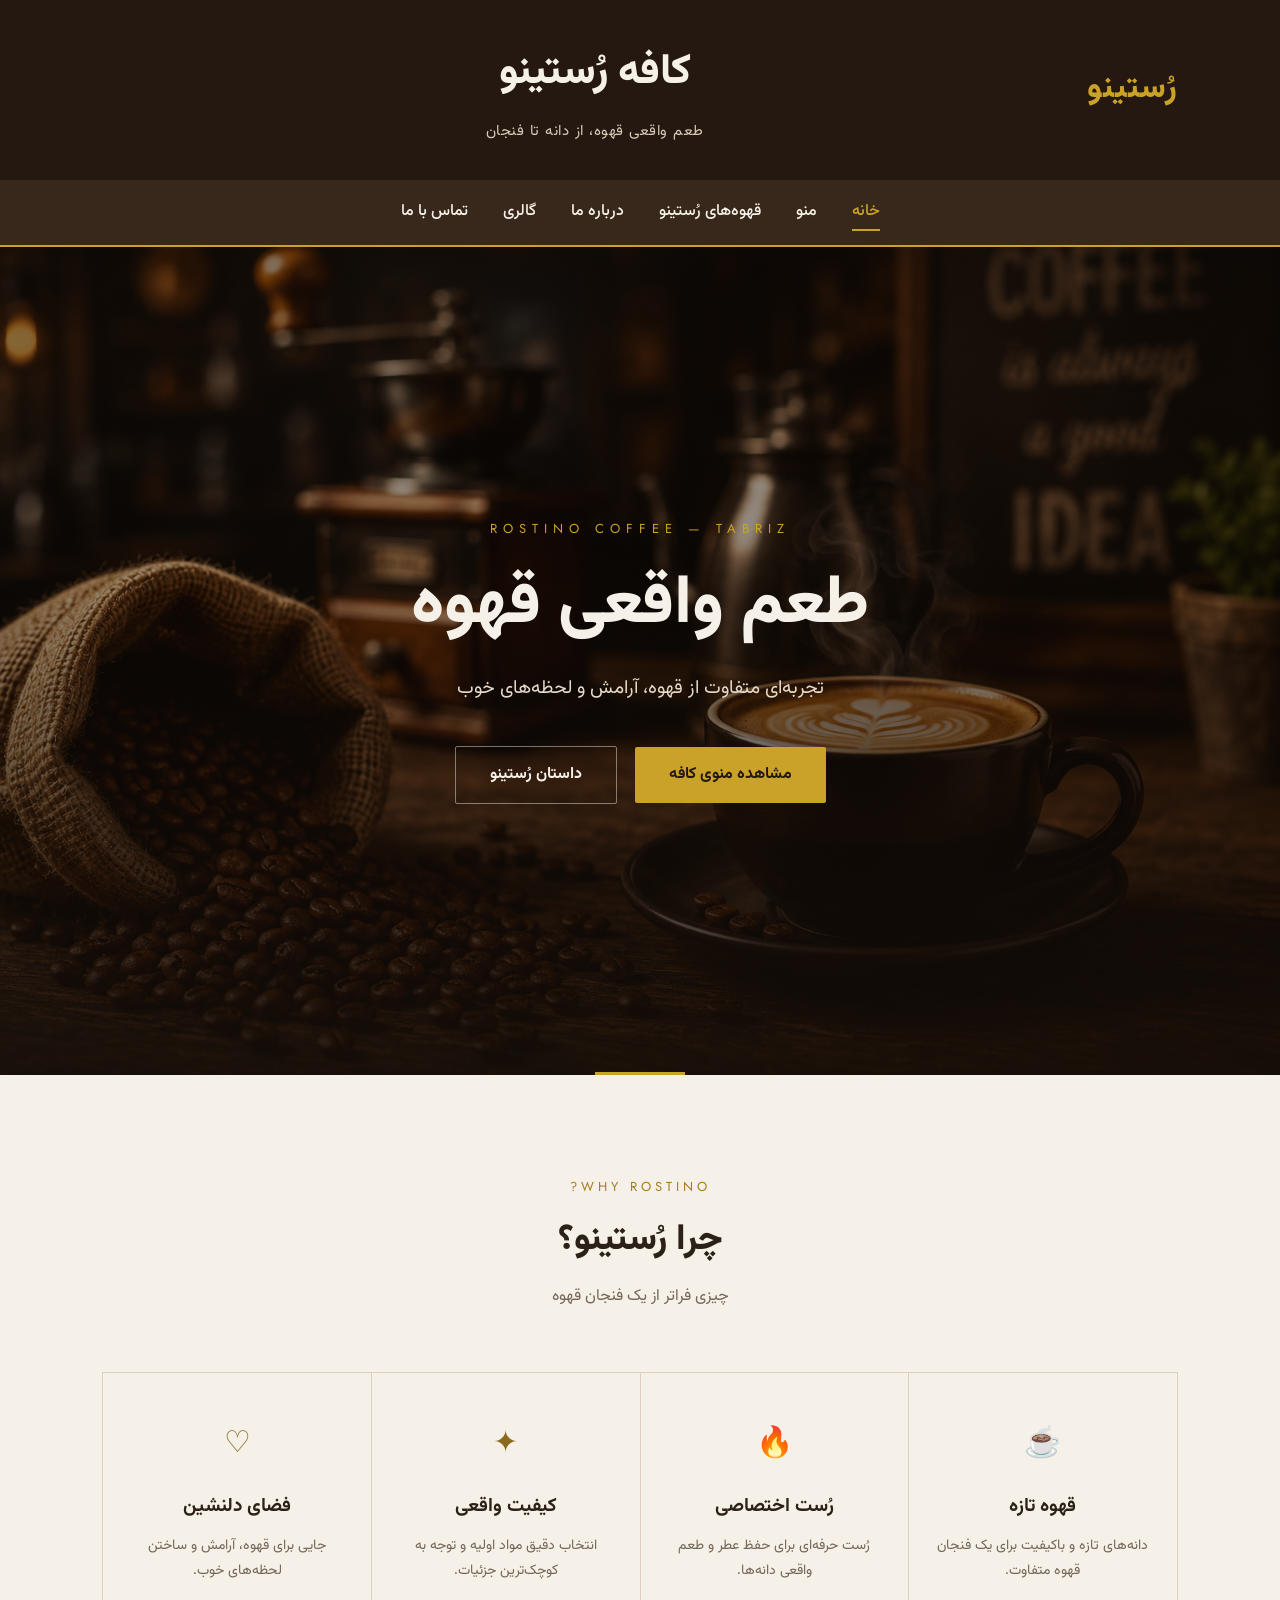
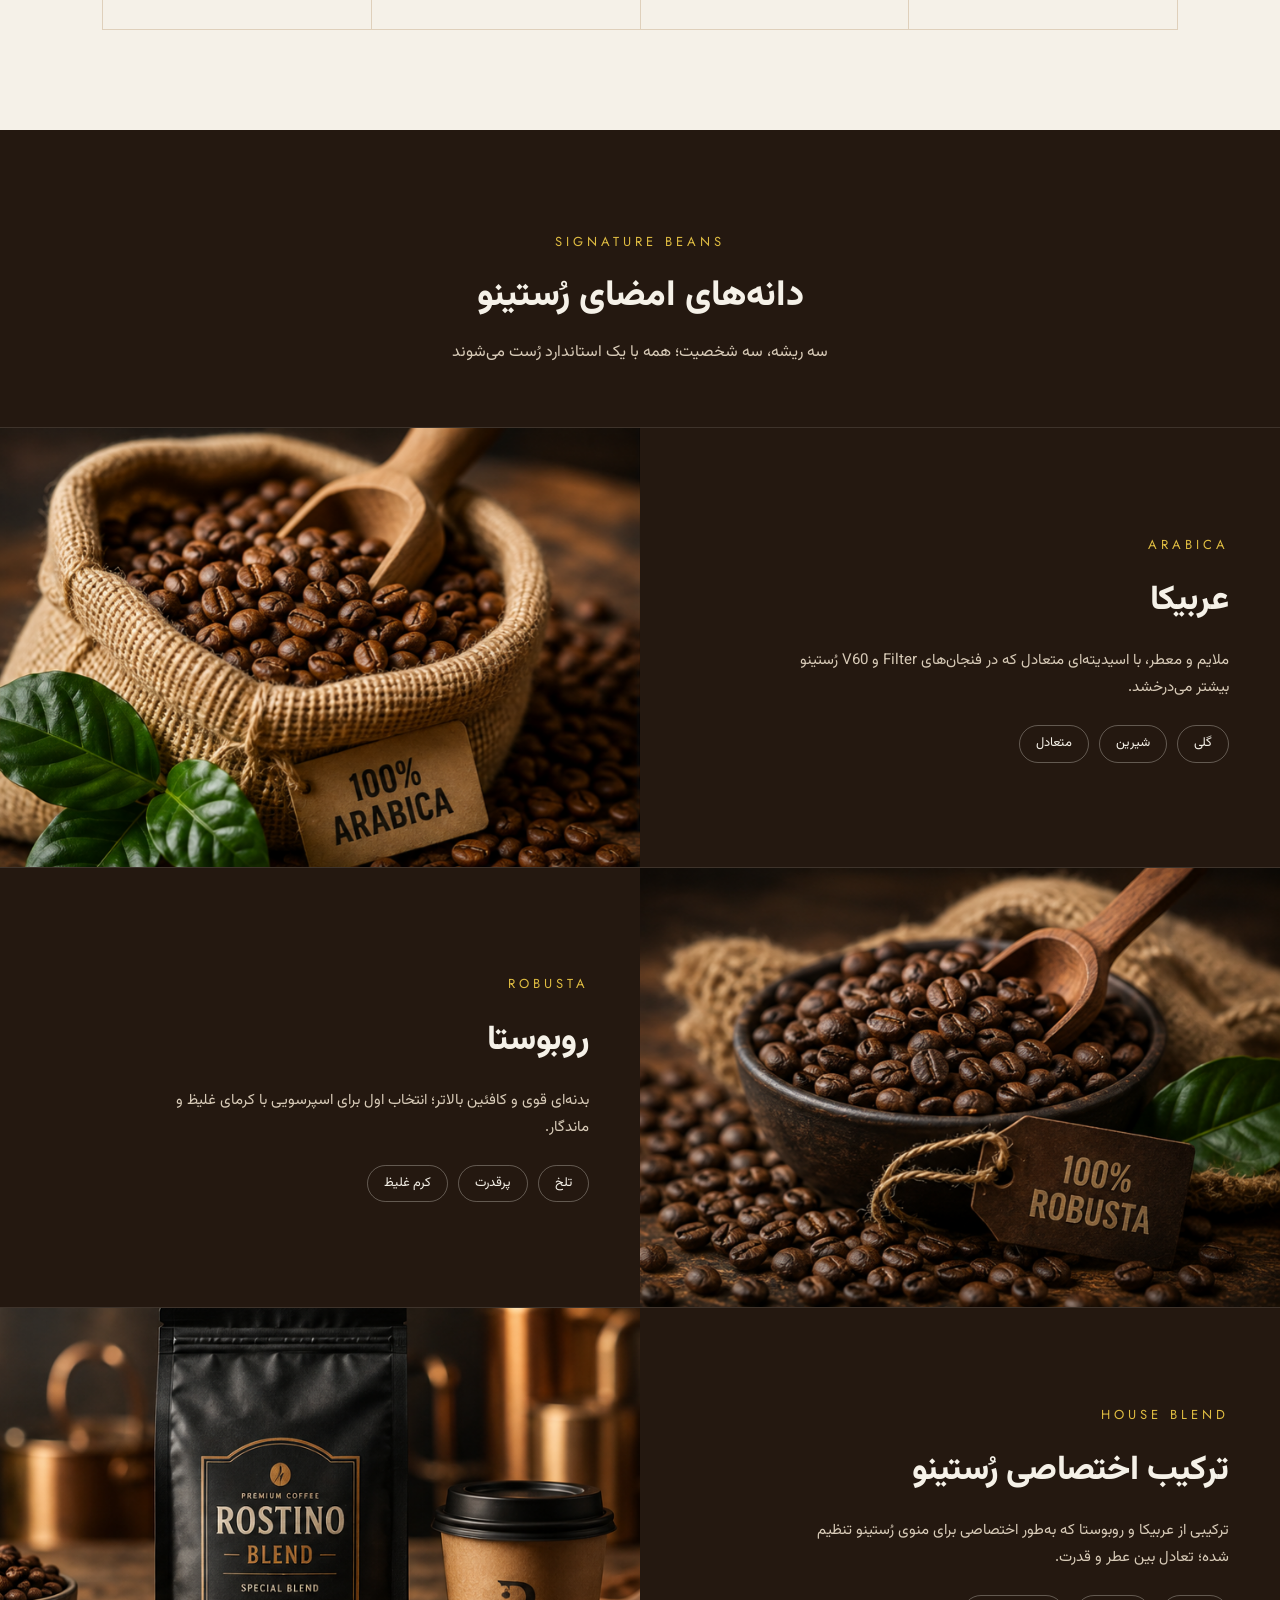
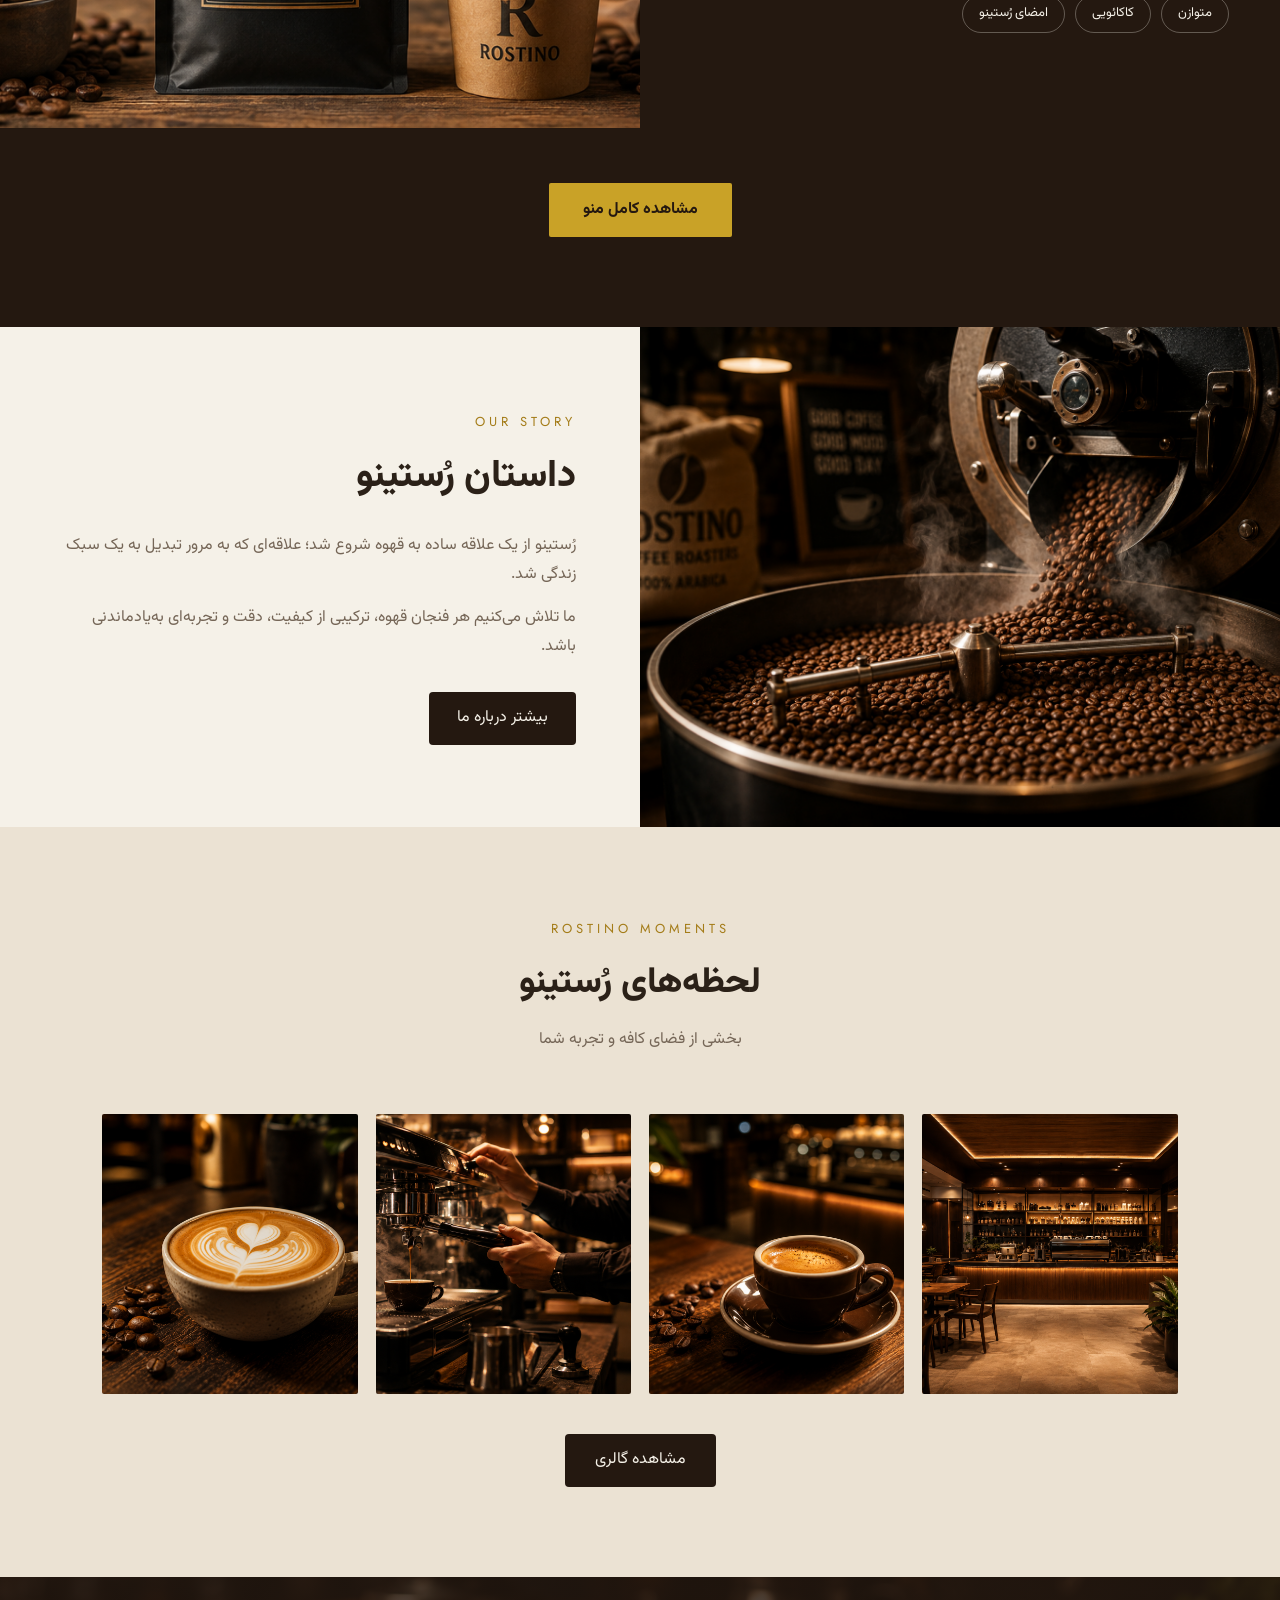
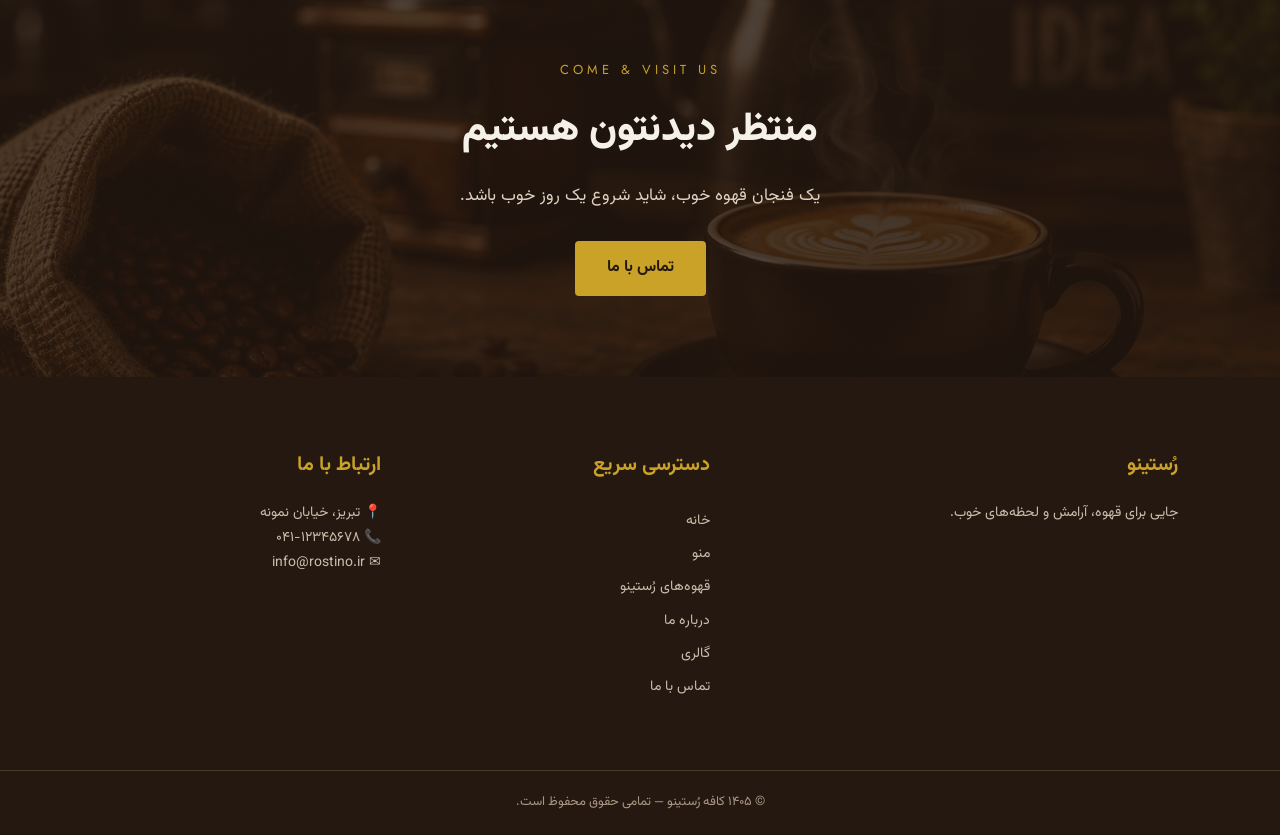
<file: index.html>
<!DOCTYPE html>

<html dir="rtl" lang="fa">
<head>
<meta charset="utf-8"/>
<meta content="width=device-width, initial-scale=1.0" name="viewport"/>
<title>کافه رُستینو | قهوه و آرامش</title>
<link href="./css/style.css" rel="stylesheet"/>
<meta content="#241810" name="theme-color"/>
<meta content="کافه رُستینو؛ طعم واقعی قهوه از دانه تا فنجان در تبریز." name="description"/></head>
<body>
<!-- Header -->
<header>
<div class="logo">
<a href="./index.html">رُستینو</a>
</div>
<div class="header-text">
<h1>کافه رُستینو</h1>
<p>طعم واقعی قهوه، از دانه تا فنجان</p>
</div>
</header>
<!-- Navigation -->
<nav>
<ul>
<li>
<a aria-current="page" href="./index.html">خانه</a>
</li>
<li>
<a href="./menu.html">منو</a>
</li>
<li>
<a href="./coffee.html">قهوه‌های رُستینو</a>
</li>
<li>
<a href="./about.html">درباره ما</a>
</li>
<li>
<a href="./gallery.html">گالری</a>
</li>
<li>
<a href="./contact.html">تماس با ما</a>
</li>
</ul>
</nav>
<!-- Main Content -->
<main>
<!-- Hero -->
<section class="hero">
<div class="hero-content">
<span>ROSTINO COFFEE — TABRIZ</span>
<h2>طعم واقعی قهوه</h2>
<p>
                    تجربه‌ای متفاوت از قهوه، آرامش و لحظه‌های خوب
                </p>
<div class="hero-actions">
<a href="./menu.html">
                    مشاهده منوی کافه
                </a>
<a class="hero-secondary" href="./about.html">
                    داستان رُستینو
                </a>
</div>
</div>
</section>
<!-- Features -->
<section class="features">
<div class="section-title reveal">
<span>WHY ROSTINO?</span>
<h2>چرا رُستینو؟</h2>
<p>
                    چیزی فراتر از یک فنجان قهوه
                </p>
</div>
<div class="features-container reveal">
<article class="feature">
<div class="feature-icon">☕</div>
<h3>قهوه تازه</h3>
<p>
                        دانه‌های تازه و باکیفیت برای یک فنجان قهوه متفاوت.
                    </p>
</article>
<article class="feature">
<div class="feature-icon">🔥</div>
<h3>رُست اختصاصی</h3>
<p>
                        رُست حرفه‌ای برای حفظ عطر و طعم واقعی دانه‌ها.
                    </p>
</article>
<article class="feature">
<div class="feature-icon">✦</div>
<h3>کیفیت واقعی</h3>
<p>
                        انتخاب دقیق مواد اولیه و توجه به کوچک‌ترین جزئیات.
                    </p>
</article>
<article class="feature">
<div class="feature-icon">♡</div>
<h3>فضای دلنشین</h3>
<p>
                        جایی برای قهوه، آرامش و ساختن لحظه‌های خوب.
                    </p>
</article>
</div>
</section>
<!-- Signature Beans -->
<section class="signature-beans">
<div class="section-title reveal">
<span>SIGNATURE BEANS</span>
<h2>دانه‌های امضای رُستینو</h2>
<p>
                    سه ریشه، سه شخصیت؛ همه با یک استاندارد رُست می‌شوند
                </p>
</div>
<div class="bean-row reveal">
<div class="bean-image">
<img alt="دانه قهوه عربیکا" src="./images/coffee/arabica.png"/>
</div>
<div class="bean-info">
<span class="bean-origin">ARABICA</span>
<h3>عربیکا</h3>
<p>
                        ملایم و معطر، با اسیدیته‌ای متعادل که در فنجان‌های Filter و V60 رُستینو بیشتر می‌درخشد.
                    </p>
<div class="bean-notes">
<span>گلی</span>
<span>شیرین</span>
<span>متعادل</span>
</div>
</div>
</div>
<div class="bean-row reveal">
<div class="bean-image">
<img alt="دانه قهوه روبوستا" src="./images/coffee/robusta.png"/>
</div>
<div class="bean-info">
<span class="bean-origin">ROBUSTA</span>
<h3>روبوستا</h3>
<p>
                        بدنه‌ای قوی و کافئین بالاتر؛ انتخاب اول برای اسپرسویی با کرمای غلیظ و ماندگار.
                    </p>
<div class="bean-notes">
<span>تلخ</span>
<span>پرقدرت</span>
<span>کرم غلیظ</span>
</div>
</div>
</div>
<div class="bean-row reveal">
<div class="bean-image">
<img alt="ترکیب اختصاصی قهوه رُستینو" src="./images/coffee/blend.png"/>
</div>
<div class="bean-info">
<span class="bean-origin">HOUSE BLEND</span>
<h3>ترکیب اختصاصی رُستینو</h3>
<p>
                        ترکیبی از عربیکا و روبوستا که به‌طور اختصاصی برای منوی رُستینو تنظیم شده؛ تعادل بین عطر و قدرت.
                    </p>
<div class="bean-notes">
<span>متوازن</span>
<span>کاکائویی</span>
<span>امضای رُستینو</span>
</div>
</div>
</div>
<div class="view-menu-wrap">
<a class="view-menu" href="./menu.html">
                    مشاهده کامل منو
                </a>
</div>
</section>
<!-- About Preview -->
<section class="about-preview">
<div class="about-image reveal">
<img alt="فرآیند رُست قهوه" src="./images/coffee/roasting.jpg"/>
</div>
<div class="about-content reveal">
<span>OUR STORY</span>
<h2>داستان رُستینو</h2>
<p>
                    رُستینو از یک علاقه ساده به قهوه شروع شد؛
                    علاقه‌ای که به مرور تبدیل به یک سبک زندگی شد.
                </p>
<p>
                    ما تلاش می‌کنیم هر فنجان قهوه،
                    ترکیبی از کیفیت، دقت و تجربه‌ای به‌یادماندنی باشد.
                </p>
<a href="./about.html">
                    بیشتر درباره ما
                </a>
</div>
</section>
<!-- Gallery Preview -->
<section class="gallery-preview">
<div class="section-title reveal">
<span>ROSTINO MOMENTS</span>
<h2>لحظه‌های رُستینو</h2>
<p>
                    بخشی از فضای کافه و تجربه شما
                </p>
</div>
<div class="gallery-container reveal">
<a class="gallery-item" data-caption="فضای رُستینو" href="./gallery.html">
<img alt="فضای کافه رُستینو" src="./images/gallery/gallery-1.jpg"/>
</a>
<a class="gallery-item" data-caption="قهوه رُستینو" href="./gallery.html">
<img alt="قهوه در کافه رُستینو" src="./images/gallery/gallery-2.jpg"/>
</a>
<a class="gallery-item" data-caption="محیط داخلی" href="./gallery.html">
<img alt="محیط داخلی کافه" src="./images/gallery/gallery-3.jpg"/>
</a>
<a class="gallery-item" data-caption="تهیه قهوه" href="./gallery.html">
<img alt="تهیه قهوه" src="./images/gallery/gallery-4.jpg"/>
</a>
</div>
<a class="view-gallery" href="./gallery.html">
                مشاهده گالری
            </a>
</section>
<!-- Contact CTA -->
<section class="contact-cta">
<div class="cta-content reveal">
<span>COME &amp; VISIT US</span>
<h2>منتظر دیدنتون هستیم</h2>
<p>
                    یک فنجان قهوه خوب، شاید شروع یک روز خوب باشد.
                </p>
<a href="./contact.html">
                    تماس با ما
                </a>
</div>
</section>
</main>
<!-- Footer -->
<footer>
<div class="footer-container">
<div class="footer-about">
<h3>رُستینو</h3>
<p>
                    جایی برای قهوه، آرامش و لحظه‌های خوب.
                </p>
</div>
<div class="footer-links">
<h3>دسترسی سریع</h3>
<a href="./index.html">خانه</a>
<a href="./menu.html">منو</a>
<a href="./coffee.html">
                    قهوه‌های رُستینو
                </a>
<a href="./about.html">
                    درباره ما
                </a>
<a href="./gallery.html">
                    گالری
                </a>
<a href="./contact.html">
                    تماس با ما
                </a>
</div>
<div class="footer-contact">
<h3>ارتباط با ما</h3>
<p>📍 تبریز، خیابان نمونه</p>
<p>📞 ۰۴۱-۱۲۳۴۵۶۷۸</p>
<p>✉ info@rostino.ir</p>
</div>
</div>
<div class="footer-bottom">
<p>
                © ۱۴۰۵ کافه رُستینو — تمامی حقوق محفوظ است.
            </p>
</div>
</footer>
<script>
(function () {
  // جمع‌شدن هدر هنگام اسکرول به پایین
  const header = document.querySelector('header');
  if (header) {
    const onScroll = function () {
      header.classList.toggle('is-condensed', window.scrollY > 80);
    };
    window.addEventListener('scroll', onScroll, { passive: true });
    onScroll();
  }

  // نمایان‌شدن تدریجی بخش‌ها هنگام رسیدن به دید (اگر کاربر انیمیشن کمتر نخواسته باشد، غیرفعال می‌مونه)
  const revealEls = document.querySelectorAll('.reveal');
  const prefersReducedMotion = window.matchMedia('(prefers-reduced-motion: reduce)').matches;
  if (revealEls.length && !prefersReducedMotion && 'IntersectionObserver' in window) {
    const observer = new IntersectionObserver(function (entries) {
      entries.forEach(function (entry) {
        if (entry.isIntersecting) {
          entry.target.classList.add('is-visible');
          observer.unobserve(entry.target);
        }
      });
    }, { threshold: 0.15 });
    revealEls.forEach(function (el) { observer.observe(el); });
  } else {
    revealEls.forEach(function (el) { el.classList.add('is-visible'); });
  }

  const nav = document.querySelector('nav');
  if (nav) {
    const toggle = document.createElement('button');
    toggle.className = 'menu-toggle';
    toggle.type = 'button';
    toggle.setAttribute('aria-expanded', 'false');
    toggle.setAttribute('aria-controls', 'site-navigation');
    toggle.setAttribute('aria-label', 'باز کردن منو');
    toggle.innerHTML = '<span></span><span></span><span></span>';
    nav.prepend(toggle);
    const list = nav.querySelector('ul');
    if (list) {
      list.id = 'site-navigation';
      toggle.addEventListener('click', function () {
        const open = nav.classList.toggle('nav-open');
        toggle.setAttribute('aria-expanded', String(open));
        toggle.setAttribute('aria-label', open ? 'بستن منو' : 'باز کردن منو');
      });
      list.querySelectorAll('a').forEach(function (link) {
        link.addEventListener('click', function () {
          nav.classList.remove('nav-open');
          toggle.setAttribute('aria-expanded', 'false');
          toggle.setAttribute('aria-label', 'باز کردن منو');
        });
      });
    }
  }

  const galleryItems = document.querySelectorAll('.gallery-photo');
  if (galleryItems.length) {
    const lightbox = document.createElement('div');
    lightbox.className = 'lightbox';
    lightbox.setAttribute('role', 'dialog');
    lightbox.setAttribute('aria-modal', 'true');
    lightbox.setAttribute('aria-label', 'نمایش تصویر');
    lightbox.innerHTML = '<button class="lightbox-close" type="button" aria-label="بستن">×</button><button class="lightbox-prev" type="button" aria-label="تصویر قبلی">‹</button><img class="lightbox-image" alt=""><button class="lightbox-next" type="button" aria-label="تصویر بعدی">›</button>';
    document.body.appendChild(lightbox);
    const image = lightbox.querySelector('.lightbox-image');
    let current = 0;
    let lastFocused = null;
    function show(index) {
      current = (index + galleryItems.length) % galleryItems.length;
      const source = galleryItems[current].querySelector('img');
      image.src = source.currentSrc || source.src;
      image.alt = source.alt || 'تصویر گالری رستینو';
    }
    function open(index) {
      lastFocused = document.activeElement;
      show(index);
      lightbox.classList.add('is-open');
      document.body.classList.add('lightbox-open');
      lightbox.querySelector('.lightbox-close').focus();
    }
    function close() {
      lightbox.classList.remove('is-open');
      document.body.classList.remove('lightbox-open');
      if (lastFocused) lastFocused.focus();
    }
    galleryItems.forEach(function (item, index) {
      item.setAttribute('role', 'button');
      item.setAttribute('tabindex', '0');
      item.addEventListener('click', function (e) { e.preventDefault(); open(index); });
      item.addEventListener('keydown', function (e) { if (e.key === 'Enter' || e.key === ' ') { e.preventDefault(); open(index); } });
    });
    lightbox.querySelector('.lightbox-close').addEventListener('click', close);
    lightbox.querySelector('.lightbox-prev').addEventListener('click', function () { show(current - 1); });
    lightbox.querySelector('.lightbox-next').addEventListener('click', function () { show(current + 1); });
    lightbox.addEventListener('click', function (e) { if (e.target === lightbox) close(); });
    document.addEventListener('keydown', function (e) {
      if (!lightbox.classList.contains('is-open')) return;
      if (e.key === 'Escape') close();
      if (e.key === 'ArrowLeft') show(current + 1);
      if (e.key === 'ArrowRight') show(current - 1);
    });
  }

  const form = document.querySelector('.contact-form form');
  if (form) {
    const status = document.createElement('p');
    status.className = 'form-status';
    status.setAttribute('role', 'status');
    form.appendChild(status);
    form.addEventListener('submit', function (e) {
      e.preventDefault();
      status.textContent = '';
      if (!form.checkValidity()) {
        form.reportValidity();
        return;
      }
      status.textContent = 'پیام شما با موفقیت آماده شد. برای ارسال واقعی، فرم را به سرویس یا بک‌اند خود متصل کنید.';
      status.classList.add('success');
    });
  }
})();
</script></body>
</html>
</file>
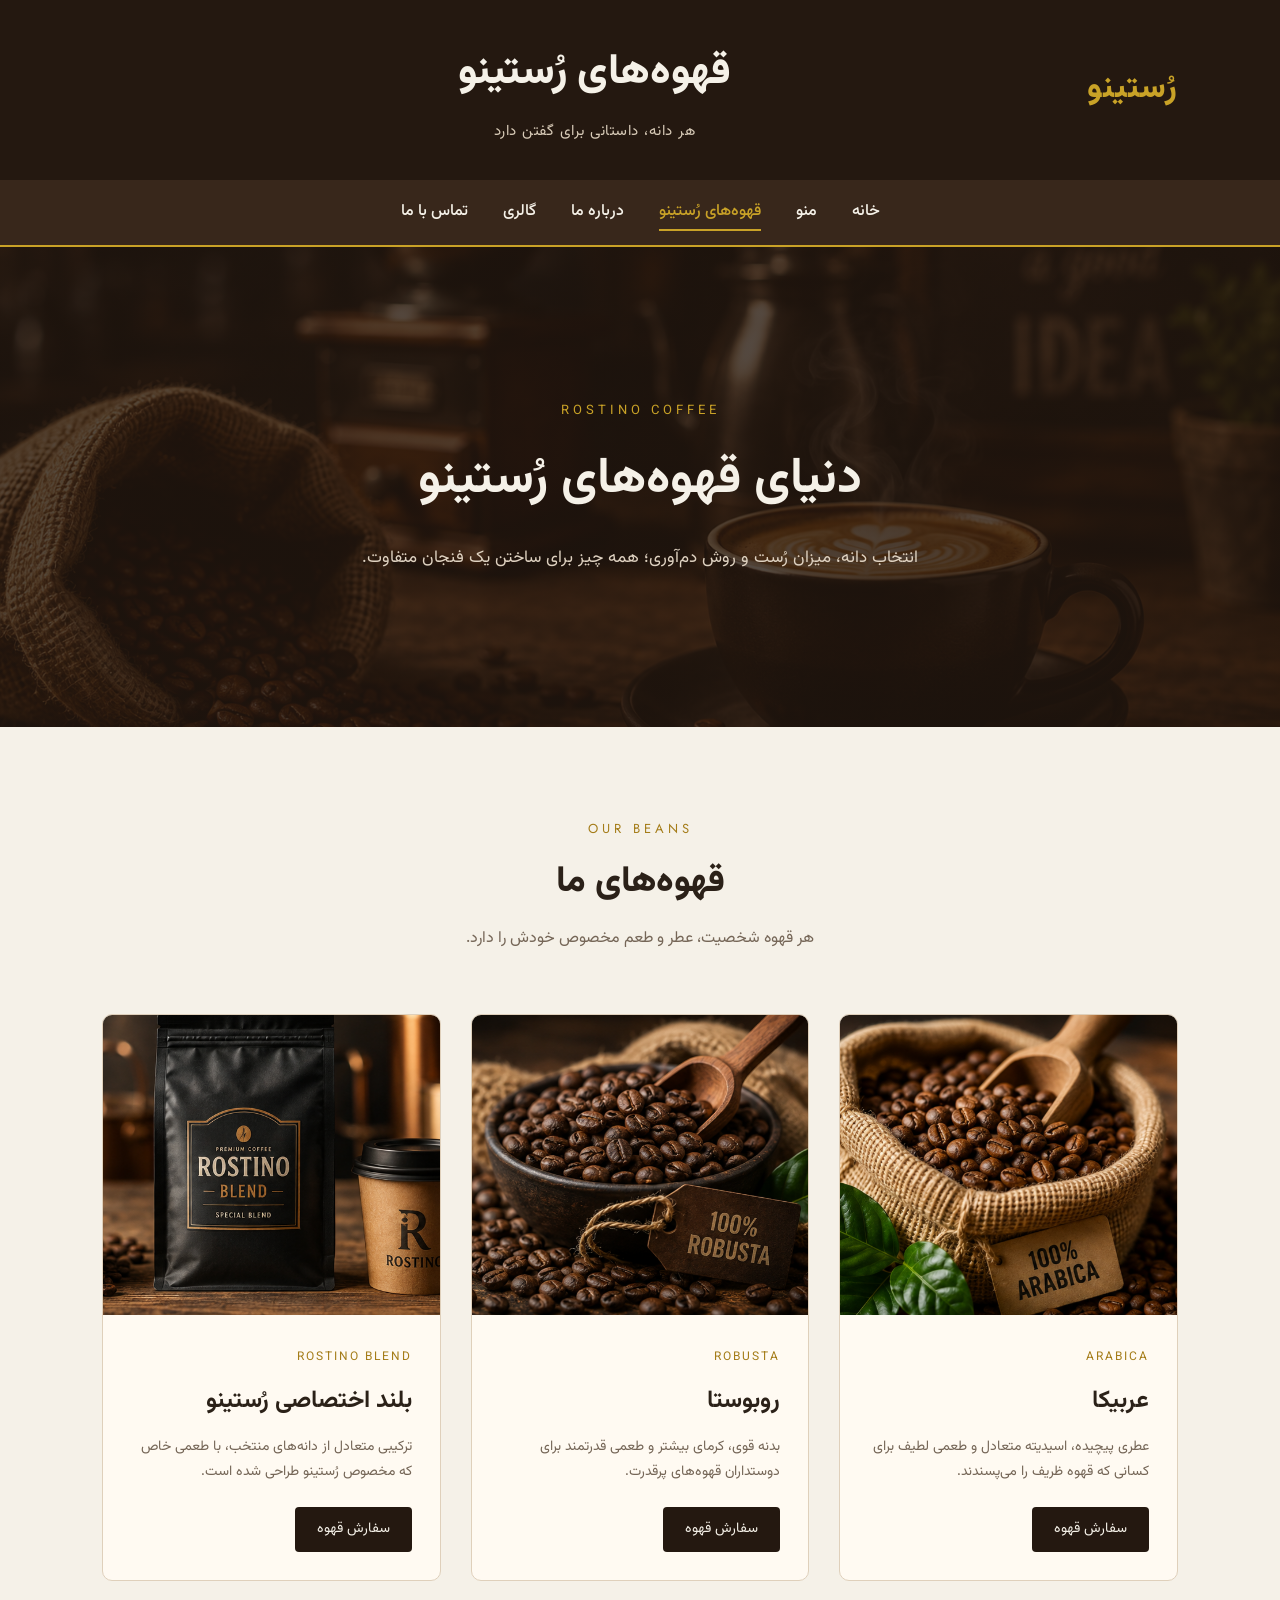
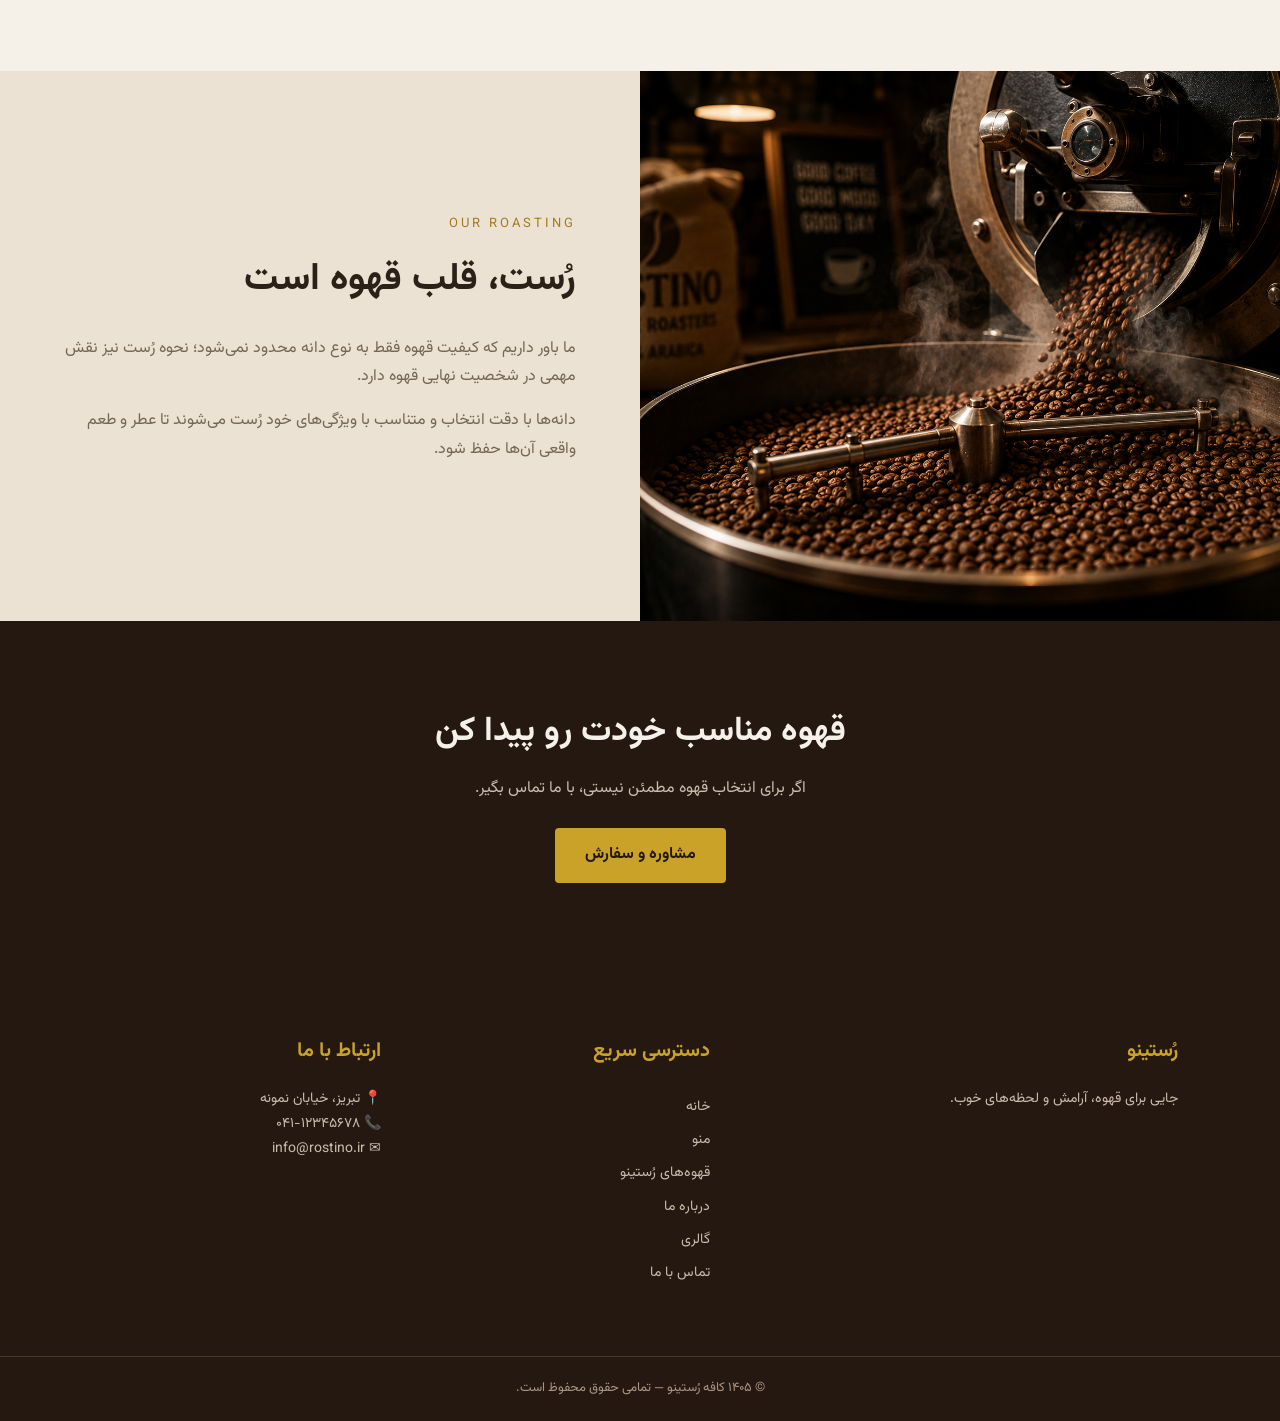
<file: coffee.html>
<!DOCTYPE html>

<html dir="rtl" lang="fa">
<head>
<meta charset="utf-8"/>
<meta content="width=device-width, initial-scale=1.0" name="viewport"/>
<title>قهوه‌های رُستینو</title>
<link href="./css/style.css" rel="stylesheet"/>
<meta content="#241810" name="theme-color"/></head>
<body>
<header>
<div class="logo">
<a href="./index.html">رُستینو</a>
</div>
<div class="header-text">
<h1>قهوه‌های رُستینو</h1>
<p>هر دانه، داستانی برای گفتن دارد</p>
</div>
</header>
<nav>
<ul>
<li><a href="./index.html">خانه</a></li>
<li><a href="./menu.html">منو</a></li>
<li><a aria-current="page" href="./coffee.html">قهوه‌های رُستینو</a></li>
<li><a href="./about.html">درباره ما</a></li>
<li><a href="./gallery.html">گالری</a></li>
<li><a href="./contact.html">تماس با ما</a></li>
</ul>
</nav>
<main>
<section class="coffee-hero">
<div class="coffee-hero-content">
<span>ROSTINO COFFEE</span>
<h2>دنیای قهوه‌های رُستینو</h2>
<p>
                    انتخاب دانه، میزان رُست و روش دم‌آوری؛
                    همه چیز برای ساختن یک فنجان متفاوت.
                </p>
</div>
</section>
<section class="coffee-intro">
<div class="section-title">
<span>OUR BEANS</span>
<h2>قهوه‌های ما</h2>
<p>
                    هر قهوه شخصیت، عطر و طعم مخصوص خودش را دارد.
                </p>
</div>
<div class="coffee-grid">
<article class="coffee-card">
<div class="coffee-card-image">
<img alt="قهوه عربیکا" src="./images/coffee/arabica.png"/>
</div>
<div class="coffee-card-content">
<span>ARABICA</span>
<h3>عربیکا</h3>
<p>
                            عطری پیچیده، اسیدیته متعادل و طعمی لطیف
                            برای کسانی که قهوه ظریف را می‌پسندند.
                        </p>
<a href="./contact.html">
                            سفارش قهوه
                        </a>
</div>
</article>
<article class="coffee-card">
<div class="coffee-card-image">
<img alt="قهوه روبوستا" src="./images/coffee/robusta.png"/>
</div>
<div class="coffee-card-content">
<span>ROBUSTA</span>
<h3>روبوستا</h3>
<p>
                            بدنه قوی، کرمای بیشتر و طعمی قدرتمند
                            برای دوستداران قهوه‌های پرقدرت.
                        </p>
<a href="./contact.html">
                            سفارش قهوه
                        </a>
</div>
</article>
<article class="coffee-card">
<div class="coffee-card-image">
<img alt="بلند اختصاصی رُستینو" src="./images/coffee/blend.png"/>
</div>
<div class="coffee-card-content">
<span>ROSTINO BLEND</span>
<h3>بلند اختصاصی رُستینو</h3>
<p>
                            ترکیبی متعادل از دانه‌های منتخب،
                            با طعمی خاص که مخصوص رُستینو طراحی شده است.
                        </p>
<a href="./contact.html">
                            سفارش قهوه
                        </a>
</div>
</article>
</div>
</section>
<section class="roasting-section">
<div class="roasting-image">
<img alt="رُست کردن دانه‌های قهوه" src="./images/coffee/roasting.jpg"/>
</div>
<div class="roasting-content">
<span>OUR ROASTING</span>
<h2>رُست، قلب قهوه است</h2>
<p>
                    ما باور داریم که کیفیت قهوه فقط به نوع دانه
                    محدود نمی‌شود؛ نحوه رُست نیز نقش مهمی در
                    شخصیت نهایی قهوه دارد.
                </p>
<p>
                    دانه‌ها با دقت انتخاب و متناسب با ویژگی‌های
                    خود رُست می‌شوند تا عطر و طعم واقعی آن‌ها
                    حفظ شود.
                </p>
</div>
</section>
<section class="coffee-cta">
<div>
<h2>قهوه مناسب خودت رو پیدا کن</h2>
<p>
                    اگر برای انتخاب قهوه مطمئن نیستی،
                    با ما تماس بگیر.
                </p>
<a href="./contact.html">
                    مشاوره و سفارش
                </a>
</div>
</section>
</main>
<footer>
<div class="footer-container">
<div class="footer-about">
<h3>رُستینو</h3>
<p>
                    جایی برای قهوه، آرامش و لحظه‌های خوب.
                </p>
</div>
<div class="footer-links">
<h3>دسترسی سریع</h3>
<a href="./index.html">خانه</a>
<a href="./menu.html">منو</a>
<a href="./coffee.html">قهوه‌های رُستینو</a>
<a href="./about.html">درباره ما</a>
<a href="./gallery.html">گالری</a>
<a href="./contact.html">تماس با ما</a>
</div>
<div class="footer-contact">
<h3>ارتباط با ما</h3>
<p>📍 تبریز، خیابان نمونه</p>
<p>📞 ۰۴۱-۱۲۳۴۵۶۷۸</p>
<p>✉ info@rostino.ir</p>
</div>
</div>
<div class="footer-bottom">
<p>
                © ۱۴۰۵ کافه رُستینو — تمامی حقوق محفوظ است.
            </p>
</div>
</footer>
<script>
(function () {
  const nav = document.querySelector('nav');
  if (nav) {
    const toggle = document.createElement('button');
    toggle.className = 'menu-toggle';
    toggle.type = 'button';
    toggle.setAttribute('aria-expanded', 'false');
    toggle.setAttribute('aria-controls', 'site-navigation');
    toggle.setAttribute('aria-label', 'باز کردن منو');
    toggle.innerHTML = '<span></span><span></span><span></span>';
    nav.prepend(toggle);
    const list = nav.querySelector('ul');
    if (list) {
      list.id = 'site-navigation';
      toggle.addEventListener('click', function () {
        const open = nav.classList.toggle('nav-open');
        toggle.setAttribute('aria-expanded', String(open));
        toggle.setAttribute('aria-label', open ? 'بستن منو' : 'باز کردن منو');
      });
      list.querySelectorAll('a').forEach(function (link) {
        link.addEventListener('click', function () {
          nav.classList.remove('nav-open');
          toggle.setAttribute('aria-expanded', 'false');
          toggle.setAttribute('aria-label', 'باز کردن منو');
        });
      });
    }
  }

  const galleryItems = document.querySelectorAll('.gallery-photo');
  if (galleryItems.length) {
    const lightbox = document.createElement('div');
    lightbox.className = 'lightbox';
    lightbox.setAttribute('role', 'dialog');
    lightbox.setAttribute('aria-modal', 'true');
    lightbox.setAttribute('aria-label', 'نمایش تصویر');
    lightbox.innerHTML = '<button class="lightbox-close" type="button" aria-label="بستن">×</button><button class="lightbox-prev" type="button" aria-label="تصویر قبلی">‹</button><img class="lightbox-image" alt=""><button class="lightbox-next" type="button" aria-label="تصویر بعدی">›</button>';
    document.body.appendChild(lightbox);
    const image = lightbox.querySelector('.lightbox-image');
    let current = 0;
    let lastFocused = null;
    function show(index) {
      current = (index + galleryItems.length) % galleryItems.length;
      const source = galleryItems[current].querySelector('img');
      image.src = source.currentSrc || source.src;
      image.alt = source.alt || 'تصویر گالری رستینو';
    }
    function open(index) {
      lastFocused = document.activeElement;
      show(index);
      lightbox.classList.add('is-open');
      document.body.classList.add('lightbox-open');
      lightbox.querySelector('.lightbox-close').focus();
    }
    function close() {
      lightbox.classList.remove('is-open');
      document.body.classList.remove('lightbox-open');
      if (lastFocused) lastFocused.focus();
    }
    galleryItems.forEach(function (item, index) {
      item.setAttribute('role', 'button');
      item.setAttribute('tabindex', '0');
      item.addEventListener('click', function (e) { e.preventDefault(); open(index); });
      item.addEventListener('keydown', function (e) { if (e.key === 'Enter' || e.key === ' ') { e.preventDefault(); open(index); } });
    });
    lightbox.querySelector('.lightbox-close').addEventListener('click', close);
    lightbox.querySelector('.lightbox-prev').addEventListener('click', function () { show(current - 1); });
    lightbox.querySelector('.lightbox-next').addEventListener('click', function () { show(current + 1); });
    lightbox.addEventListener('click', function (e) { if (e.target === lightbox) close(); });
    document.addEventListener('keydown', function (e) {
      if (!lightbox.classList.contains('is-open')) return;
      if (e.key === 'Escape') close();
      if (e.key === 'ArrowLeft') show(current + 1);
      if (e.key === 'ArrowRight') show(current - 1);
    });
  }

  const form = document.querySelector('.contact-form form');
  if (form) {
    const status = document.createElement('p');
    status.className = 'form-status';
    status.setAttribute('role', 'status');
    form.appendChild(status);
    form.addEventListener('submit', function (e) {
      e.preventDefault();
      status.textContent = '';
      if (!form.checkValidity()) {
        form.reportValidity();
        return;
      }
      status.textContent = 'پیام شما با موفقیت آماده شد. برای ارسال واقعی، فرم را به سرویس یا بک‌اند خود متصل کنید.';
      status.classList.add('success');
    });
  }
})();
</script></body>
</html>
</file>
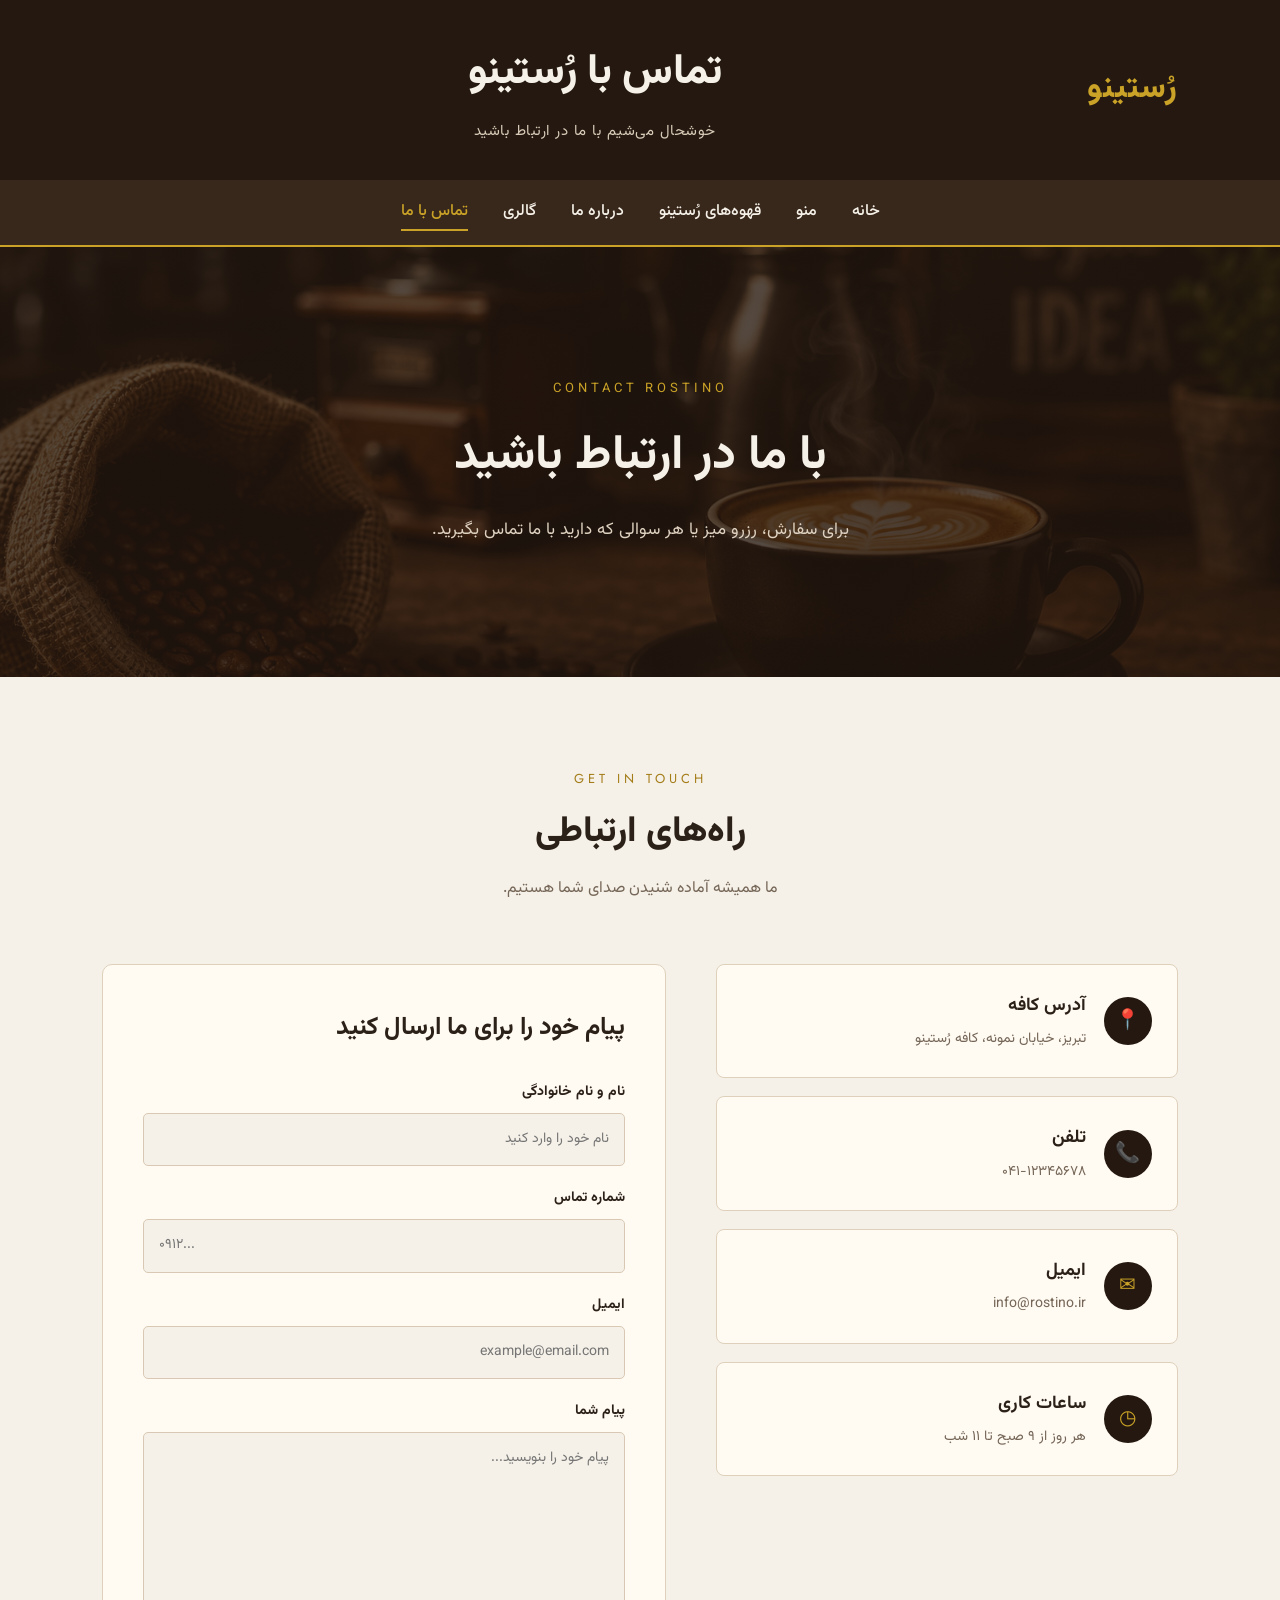
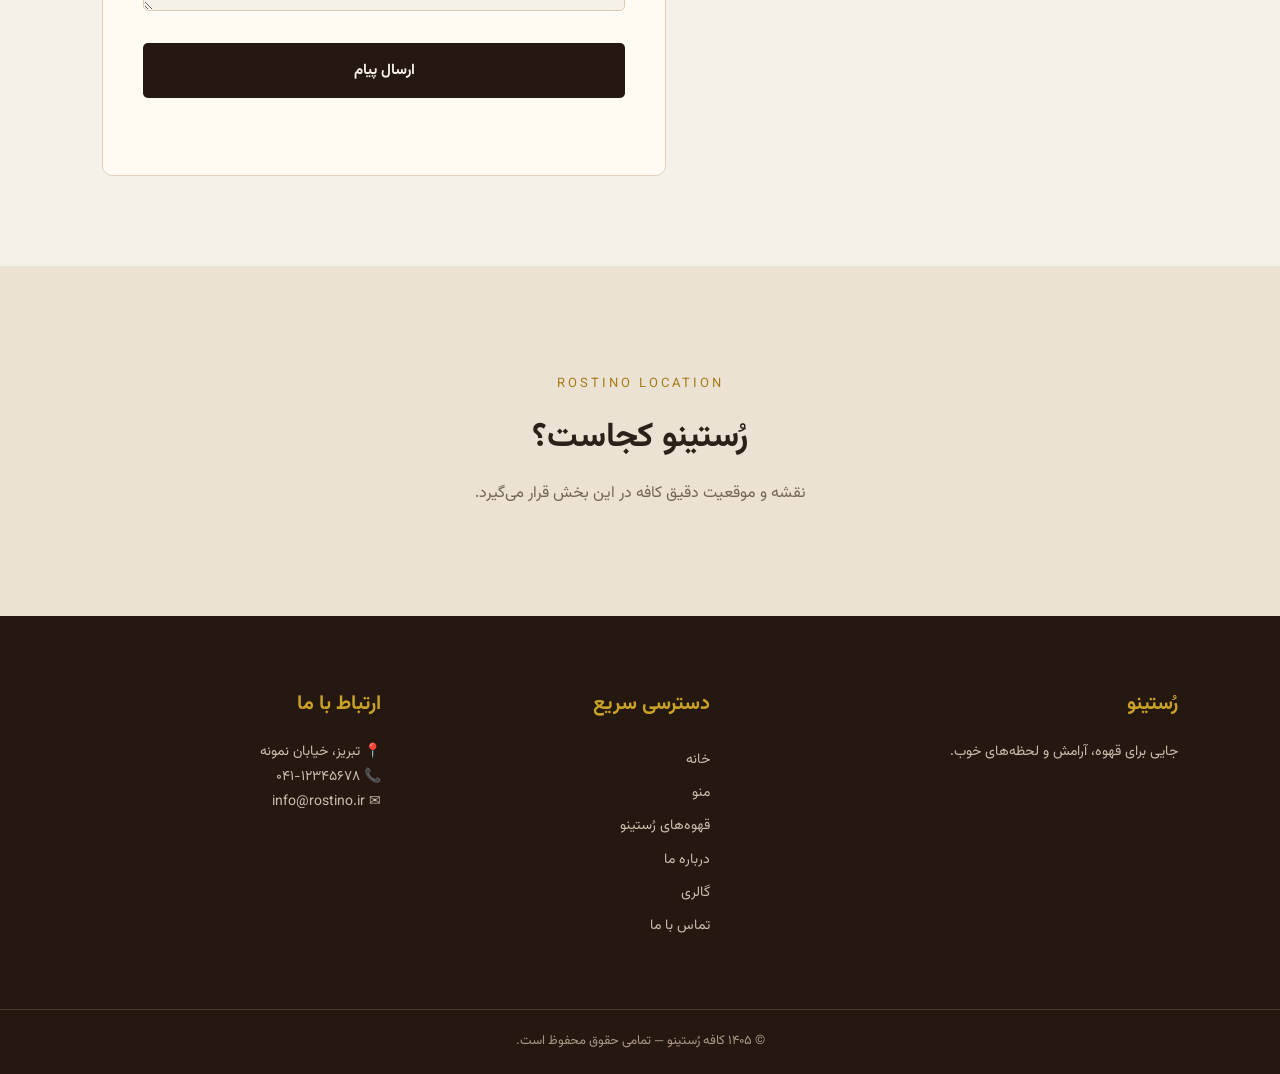
<file: contact.html>
<!DOCTYPE html>

<html dir="rtl" lang="fa">
<head>
<meta charset="utf-8"/>
<meta content="width=device-width, initial-scale=1.0" name="viewport"/>
<title>تماس با رُستینو</title>
<link href="./css/style.css" rel="stylesheet"/>
<meta content="#241810" name="theme-color"/></head>
<body>
<header>
<div class="logo">
<a href="./index.html">رُستینو</a>
</div>
<div class="header-text">
<h1>تماس با رُستینو</h1>
<p>خوشحال می‌شیم با ما در ارتباط باشید</p>
</div>
</header>
<nav>
<ul>
<li><a href="./index.html">خانه</a></li>
<li><a href="./menu.html">منو</a></li>
<li><a href="./coffee.html">قهوه‌های رُستینو</a></li>
<li><a href="./about.html">درباره ما</a></li>
<li><a href="./gallery.html">گالری</a></li>
<li><a aria-current="page" href="./contact.html">تماس با ما</a></li>
</ul>
</nav>
<main>
<section class="contact-hero">
<div class="contact-hero-content">
<span>CONTACT ROSTINO</span>
<h2>با ما در ارتباط باشید</h2>
<p>
                برای سفارش، رزرو میز یا هر سوالی که دارید
                با ما تماس بگیرید.
            </p>
</div>
</section>
<section class="contact-page">
<div class="section-title">
<span>GET IN TOUCH</span>
<h2>راه‌های ارتباطی</h2>
<p>
                ما همیشه آماده شنیدن صدای شما هستیم.
            </p>
</div>
<div class="contact-container">
<div class="contact-info">
<div class="contact-box">
<div class="contact-icon">📍</div>
<div>
<h3>آدرس کافه</h3>
<p>
                            تبریز، خیابان نمونه،
                            کافه رُستینو
                        </p>
</div>
</div>
<div class="contact-box">
<div class="contact-icon">📞</div>
<div>
<h3>تلفن</h3>
<p>
                            ۰۴۱-۱۲۳۴۵۶۷۸
                        </p>
</div>
</div>
<div class="contact-box">
<div class="contact-icon">✉</div>
<div>
<h3>ایمیل</h3>
<p>
                            info@rostino.ir
                        </p>
</div>
</div>
<div class="contact-box">
<div class="contact-icon">◷</div>
<div>
<h3>ساعات کاری</h3>
<p>
                            هر روز از ۹ صبح تا ۱۱ شب
                        </p>
</div>
</div>
</div>
<div class="contact-form">
<h2>پیام خود را برای ما ارسال کنید</h2>
<form novalidate="">
<div class="form-group">
<label for="name">
                            نام و نام خانوادگی
                        </label>
<input id="name" name="name" placeholder="نام خود را وارد کنید" required="" type="text"/>
</div>
<div class="form-group">
<label for="phone">
                            شماره تماس
                        </label>
<input id="phone" name="phone" placeholder="۰۹۱۲..." required="" type="tel"/>
</div>
<div class="form-group">
<label for="email">
                            ایمیل
                        </label>
<input autocomplete="email" id="email" name="email" placeholder="example@email.com" required="" type="email"/>
</div>
<div class="form-group">
<label for="message">
                            پیام شما
                        </label>
<textarea id="message" name="message" placeholder="پیام خود را بنویسید..." required="" rows="6"></textarea>
</div>
<button type="submit">
                        ارسال پیام
                    </button>
</form>
</div>
</div>
</section>
<section class="contact-map">
<div class="map-placeholder">
<span>ROSTINO LOCATION</span>
<h2>رُستینو کجاست؟</h2>
<p>
                نقشه و موقعیت دقیق کافه در این بخش قرار می‌گیرد.
            </p>
</div>
</section>
</main>
<footer>
<div class="footer-container">
<div class="footer-about">
<h3>رُستینو</h3>
<p>
                جایی برای قهوه، آرامش و لحظه‌های خوب.
            </p>
</div>
<div class="footer-links">
<h3>دسترسی سریع</h3>
<a href="./index.html">خانه</a>
<a href="./menu.html">منو</a>
<a href="./coffee.html">قهوه‌های رُستینو</a>
<a href="./about.html">درباره ما</a>
<a href="./gallery.html">گالری</a>
<a href="./contact.html">تماس با ما</a>
</div>
<div class="footer-contact">
<h3>ارتباط با ما</h3>
<p>📍 تبریز، خیابان نمونه</p>
<p>📞 ۰۴۱-۱۲۳۴۵۶۷۸</p>
<p>✉ info@rostino.ir</p>
</div>
</div>
<div class="footer-bottom">
<p>
            © ۱۴۰۵ کافه رُستینو — تمامی حقوق محفوظ است.
        </p>
</div>
</footer>
<script>
(function () {
  const nav = document.querySelector('nav');
  if (nav) {
    const toggle = document.createElement('button');
    toggle.className = 'menu-toggle';
    toggle.type = 'button';
    toggle.setAttribute('aria-expanded', 'false');
    toggle.setAttribute('aria-controls', 'site-navigation');
    toggle.setAttribute('aria-label', 'باز کردن منو');
    toggle.innerHTML = '<span></span><span></span><span></span>';
    nav.prepend(toggle);
    const list = nav.querySelector('ul');
    if (list) {
      list.id = 'site-navigation';
      toggle.addEventListener('click', function () {
        const open = nav.classList.toggle('nav-open');
        toggle.setAttribute('aria-expanded', String(open));
        toggle.setAttribute('aria-label', open ? 'بستن منو' : 'باز کردن منو');
      });
      list.querySelectorAll('a').forEach(function (link) {
        link.addEventListener('click', function () {
          nav.classList.remove('nav-open');
          toggle.setAttribute('aria-expanded', 'false');
          toggle.setAttribute('aria-label', 'باز کردن منو');
        });
      });
    }
  }

  const galleryItems = document.querySelectorAll('.gallery-photo');
  if (galleryItems.length) {
    const lightbox = document.createElement('div');
    lightbox.className = 'lightbox';
    lightbox.setAttribute('role', 'dialog');
    lightbox.setAttribute('aria-modal', 'true');
    lightbox.setAttribute('aria-label', 'نمایش تصویر');
    lightbox.innerHTML = '<button class="lightbox-close" type="button" aria-label="بستن">×</button><button class="lightbox-prev" type="button" aria-label="تصویر قبلی">‹</button><img class="lightbox-image" alt=""><button class="lightbox-next" type="button" aria-label="تصویر بعدی">›</button>';
    document.body.appendChild(lightbox);
    const image = lightbox.querySelector('.lightbox-image');
    let current = 0;
    let lastFocused = null;
    function show(index) {
      current = (index + galleryItems.length) % galleryItems.length;
      const source = galleryItems[current].querySelector('img');
      image.src = source.currentSrc || source.src;
      image.alt = source.alt || 'تصویر گالری رستینو';
    }
    function open(index) {
      lastFocused = document.activeElement;
      show(index);
      lightbox.classList.add('is-open');
      document.body.classList.add('lightbox-open');
      lightbox.querySelector('.lightbox-close').focus();
    }
    function close() {
      lightbox.classList.remove('is-open');
      document.body.classList.remove('lightbox-open');
      if (lastFocused) lastFocused.focus();
    }
    galleryItems.forEach(function (item, index) {
      item.setAttribute('role', 'button');
      item.setAttribute('tabindex', '0');
      item.addEventListener('click', function (e) { e.preventDefault(); open(index); });
      item.addEventListener('keydown', function (e) { if (e.key === 'Enter' || e.key === ' ') { e.preventDefault(); open(index); } });
    });
    lightbox.querySelector('.lightbox-close').addEventListener('click', close);
    lightbox.querySelector('.lightbox-prev').addEventListener('click', function () { show(current - 1); });
    lightbox.querySelector('.lightbox-next').addEventListener('click', function () { show(current + 1); });
    lightbox.addEventListener('click', function (e) { if (e.target === lightbox) close(); });
    document.addEventListener('keydown', function (e) {
      if (!lightbox.classList.contains('is-open')) return;
      if (e.key === 'Escape') close();
      if (e.key === 'ArrowLeft') show(current + 1);
      if (e.key === 'ArrowRight') show(current - 1);
    });
  }

  const form = document.querySelector('.contact-form form');
  if (form) {
    const status = document.createElement('p');
    status.className = 'form-status';
    status.setAttribute('role', 'status');
    form.appendChild(status);
    form.addEventListener('submit', function (e) {
      e.preventDefault();
      status.textContent = '';
      if (!form.checkValidity()) {
        form.reportValidity();
        return;
      }
      status.textContent = 'پیام شما با موفقیت آماده شد. برای ارسال واقعی، فرم را به سرویس یا بک‌اند خود متصل کنید.';
      status.classList.add('success');
    });
  }
})();
</script></body>
</html>
</file>
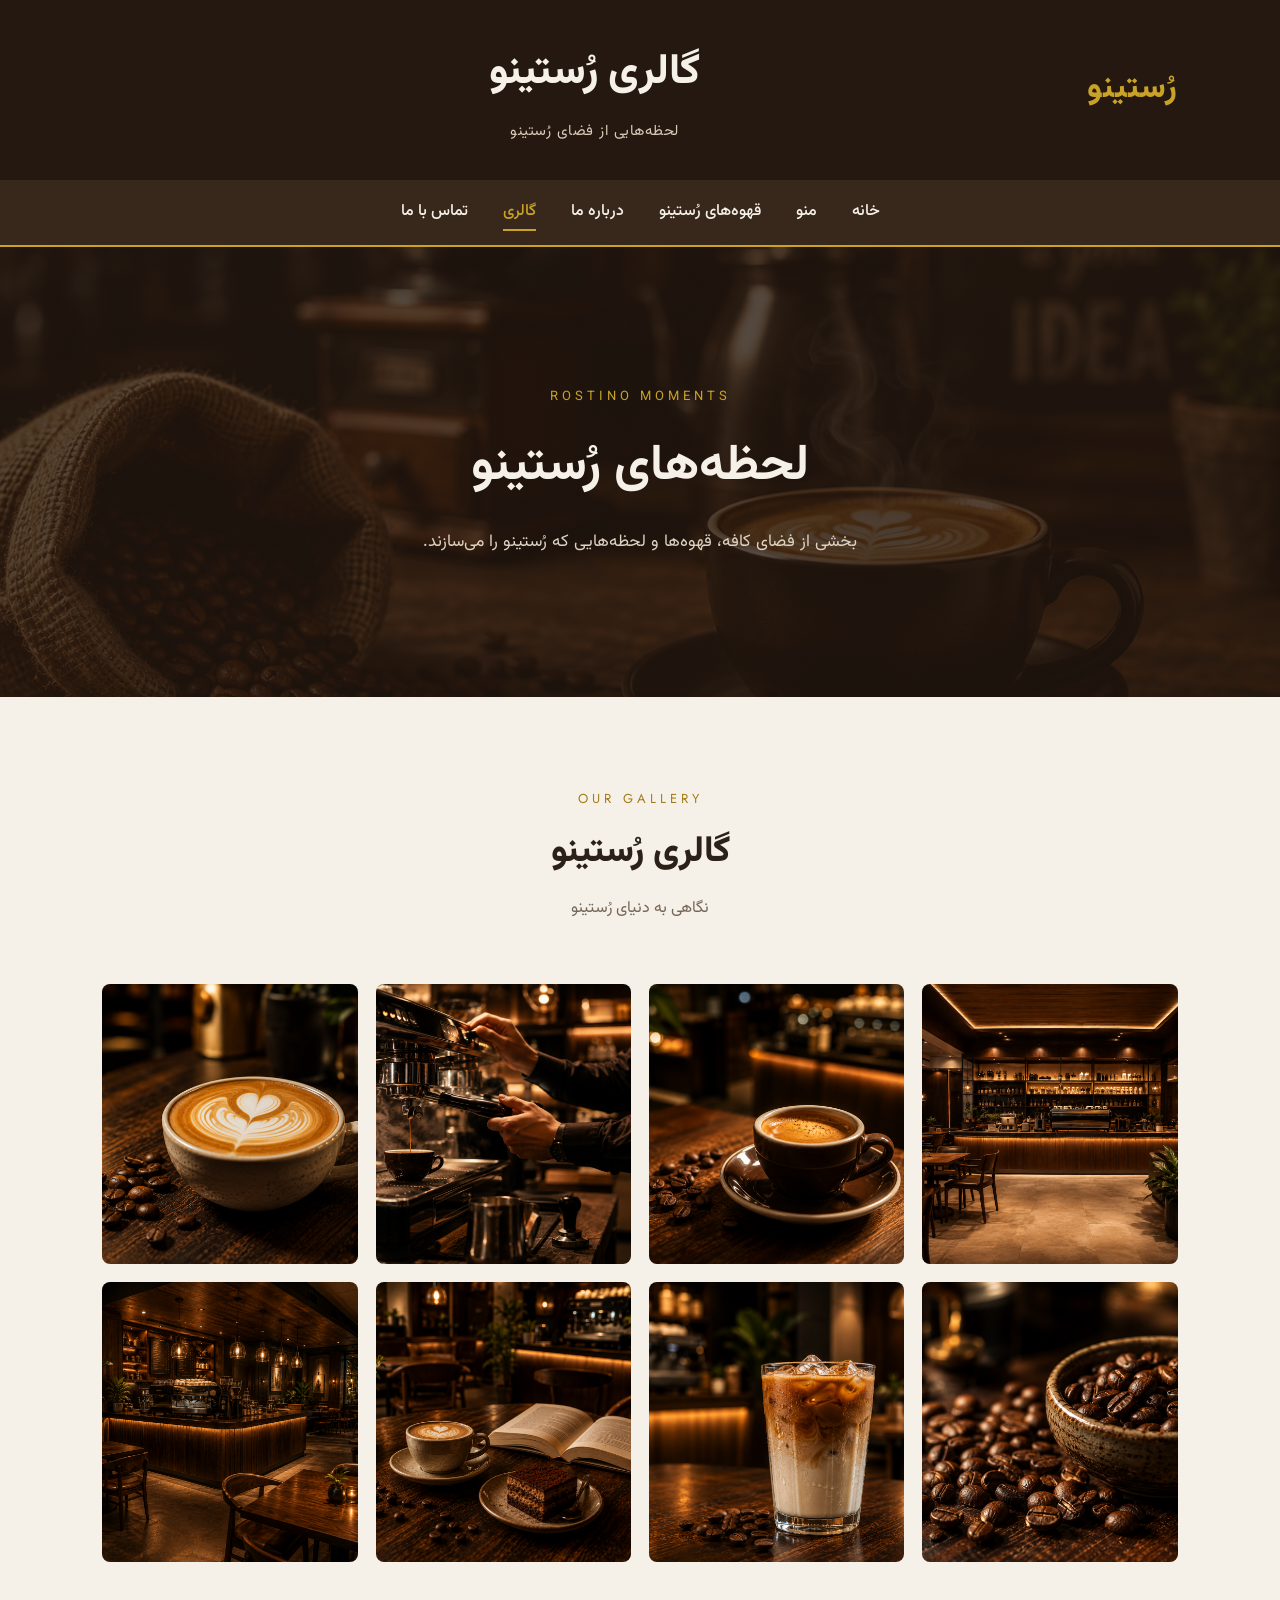
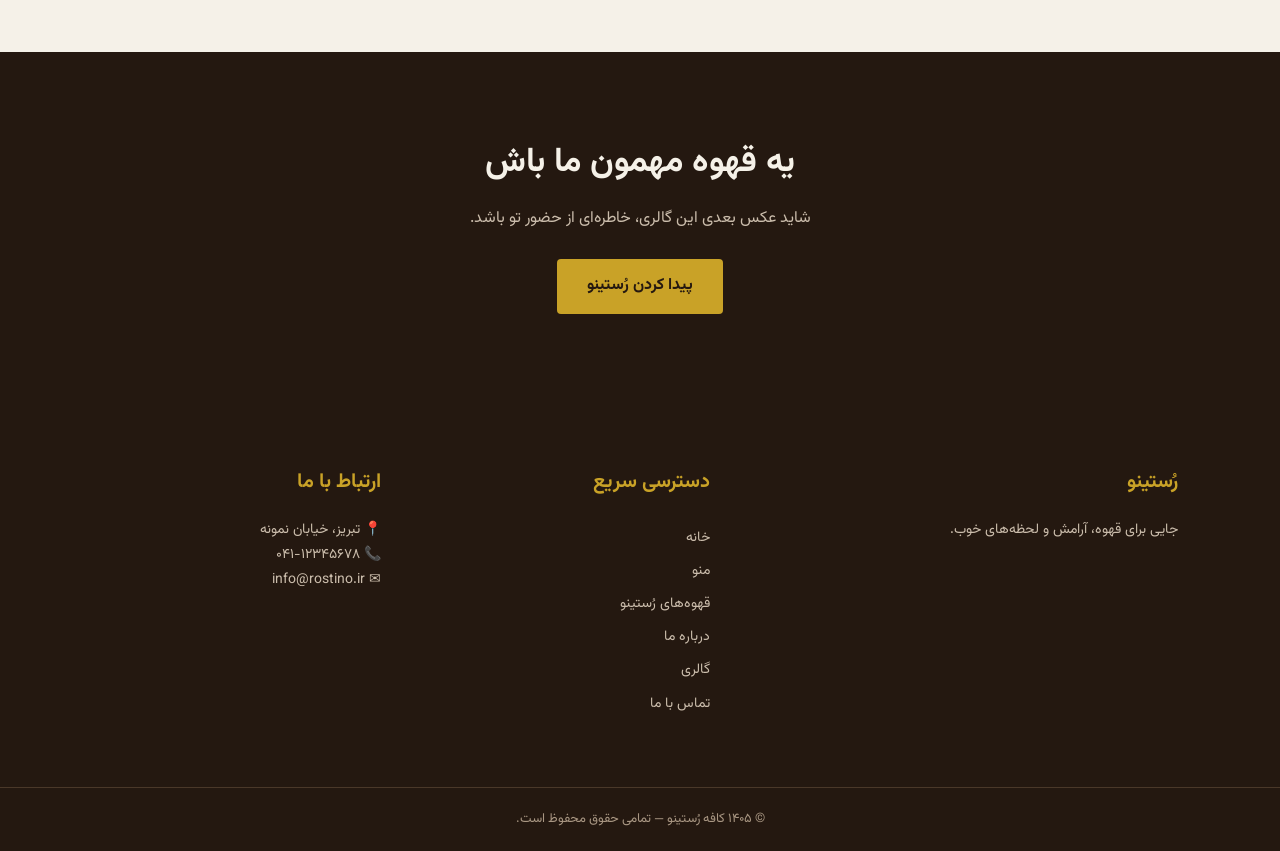
<file: gallery.html>
<!DOCTYPE html>

<html dir="rtl" lang="fa">
<head>
<meta charset="utf-8"/>
<meta content="width=device-width, initial-scale=1.0" name="viewport"/>
<title>گالری رُستینو</title>
<link href="./css/style.css" rel="stylesheet"/>
<meta content="#241810" name="theme-color"/></head>
<body>
<header>
<div class="logo">
<a href="./index.html">رُستینو</a>
</div>
<div class="header-text">
<h1>گالری رُستینو</h1>
<p>لحظه‌هایی از فضای رُستینو</p>
</div>
</header>
<nav>
<ul>
<li><a href="./index.html">خانه</a></li>
<li><a href="./menu.html">منو</a></li>
<li><a href="./coffee.html">قهوه‌های رُستینو</a></li>
<li><a href="./about.html">درباره ما</a></li>
<li><a aria-current="page" href="./gallery.html">گالری</a></li>
<li><a href="./contact.html">تماس با ما</a></li>
</ul>
</nav>
<main>
<section class="gallery-hero">
<div class="gallery-hero-content">
<span>ROSTINO MOMENTS</span>
<h2>لحظه‌های رُستینو</h2>
<p>
                بخشی از فضای کافه، قهوه‌ها و لحظه‌هایی که
                رُستینو را می‌سازند.
            </p>
</div>
</section>
<section class="gallery-page">
<div class="section-title">
<span>OUR GALLERY</span>
<h2>گالری رُستینو</h2>
<p>
                نگاهی به دنیای رُستینو
            </p>
</div>
<div class="gallery-grid">
<a class="gallery-photo" href="#">
<img alt="فضای داخلی کافه رُستینو" src="./images/gallery/gallery-1.jpg"/>
</a>
<a class="gallery-photo" href="#">
<img alt="فنجان قهوه در رُستینو" src="./images/gallery/gallery-2.jpg"/>
</a>
<a class="gallery-photo" href="#">
<img alt="فضای کافه" src="./images/gallery/gallery-3.jpg"/>
</a>
<a class="gallery-photo" href="#">
<img alt="تهیه قهوه" src="./images/gallery/gallery-4.jpg"/>
</a>
<a class="gallery-photo" href="#">
<img alt="دانه‌های قهوه" src="./images/gallery/gallery-5.jpg"/>
</a>
<a class="gallery-photo" href="#">
<img alt="نوشیدنی رُستینو" src="./images/gallery/gallery-6.jpg"/>
</a>
<a class="gallery-photo" href="#">
<img alt="میز کافه رُستینو" src="./images/gallery/gallery-7.jpg"/>
</a>
<a class="gallery-photo" href="#">
<img alt="لحظه‌ای از کافه" src="./images/gallery/gallery-8.jpg"/>
</a>
</div>
</section>
<section class="gallery-cta">
<div>
<h2>یه قهوه مهمون ما باش</h2>
<p>
                شاید عکس بعدی این گالری، خاطره‌ای از حضور تو باشد.
            </p>
<a href="./contact.html">
                پیدا کردن رُستینو
            </a>
</div>
</section>
</main>
<footer>
<div class="footer-container">
<div class="footer-about">
<h3>رُستینو</h3>
<p>
                جایی برای قهوه، آرامش و لحظه‌های خوب.
            </p>
</div>
<div class="footer-links">
<h3>دسترسی سریع</h3>
<a href="./index.html">خانه</a>
<a href="./menu.html">منو</a>
<a href="./coffee.html">قهوه‌های رُستینو</a>
<a href="./about.html">درباره ما</a>
<a href="./gallery.html">گالری</a>
<a href="./contact.html">تماس با ما</a>
</div>
<div class="footer-contact">
<h3>ارتباط با ما</h3>
<p>📍 تبریز، خیابان نمونه</p>
<p>📞 ۰۴۱-۱۲۳۴۵۶۷۸</p>
<p>✉ info@rostino.ir</p>
</div>
</div>
<div class="footer-bottom">
<p>
            © ۱۴۰۵ کافه رُستینو — تمامی حقوق محفوظ است.
        </p>
</div>
</footer>
<script>
(function () {
  const nav = document.querySelector('nav');
  if (nav) {
    const toggle = document.createElement('button');
    toggle.className = 'menu-toggle';
    toggle.type = 'button';
    toggle.setAttribute('aria-expanded', 'false');
    toggle.setAttribute('aria-controls', 'site-navigation');
    toggle.setAttribute('aria-label', 'باز کردن منو');
    toggle.innerHTML = '<span></span><span></span><span></span>';
    nav.prepend(toggle);
    const list = nav.querySelector('ul');
    if (list) {
      list.id = 'site-navigation';
      toggle.addEventListener('click', function () {
        const open = nav.classList.toggle('nav-open');
        toggle.setAttribute('aria-expanded', String(open));
        toggle.setAttribute('aria-label', open ? 'بستن منو' : 'باز کردن منو');
      });
      list.querySelectorAll('a').forEach(function (link) {
        link.addEventListener('click', function () {
          nav.classList.remove('nav-open');
          toggle.setAttribute('aria-expanded', 'false');
          toggle.setAttribute('aria-label', 'باز کردن منو');
        });
      });
    }
  }

  const galleryItems = document.querySelectorAll('.gallery-photo');
  if (galleryItems.length) {
    const lightbox = document.createElement('div');
    lightbox.className = 'lightbox';
    lightbox.setAttribute('role', 'dialog');
    lightbox.setAttribute('aria-modal', 'true');
    lightbox.setAttribute('aria-label', 'نمایش تصویر');
    lightbox.innerHTML = '<button class="lightbox-close" type="button" aria-label="بستن">×</button><button class="lightbox-prev" type="button" aria-label="تصویر قبلی">‹</button><img class="lightbox-image" alt=""><button class="lightbox-next" type="button" aria-label="تصویر بعدی">›</button>';
    document.body.appendChild(lightbox);
    const image = lightbox.querySelector('.lightbox-image');
    let current = 0;
    let lastFocused = null;
    function show(index) {
      current = (index + galleryItems.length) % galleryItems.length;
      const source = galleryItems[current].querySelector('img');
      image.src = source.currentSrc || source.src;
      image.alt = source.alt || 'تصویر گالری رستینو';
    }
    function open(index) {
      lastFocused = document.activeElement;
      show(index);
      lightbox.classList.add('is-open');
      document.body.classList.add('lightbox-open');
      lightbox.querySelector('.lightbox-close').focus();
    }
    function close() {
      lightbox.classList.remove('is-open');
      document.body.classList.remove('lightbox-open');
      if (lastFocused) lastFocused.focus();
    }
    galleryItems.forEach(function (item, index) {
      item.setAttribute('role', 'button');
      item.setAttribute('tabindex', '0');
      item.addEventListener('click', function (e) { e.preventDefault(); open(index); });
      item.addEventListener('keydown', function (e) { if (e.key === 'Enter' || e.key === ' ') { e.preventDefault(); open(index); } });
    });
    lightbox.querySelector('.lightbox-close').addEventListener('click', close);
    lightbox.querySelector('.lightbox-prev').addEventListener('click', function () { show(current - 1); });
    lightbox.querySelector('.lightbox-next').addEventListener('click', function () { show(current + 1); });
    lightbox.addEventListener('click', function (e) { if (e.target === lightbox) close(); });
    document.addEventListener('keydown', function (e) {
      if (!lightbox.classList.contains('is-open')) return;
      if (e.key === 'Escape') close();
      if (e.key === 'ArrowLeft') show(current + 1);
      if (e.key === 'ArrowRight') show(current - 1);
    });
  }

  const form = document.querySelector('.contact-form form');
  if (form) {
    const status = document.createElement('p');
    status.className = 'form-status';
    status.setAttribute('role', 'status');
    form.appendChild(status);
    form.addEventListener('submit', function (e) {
      e.preventDefault();
      status.textContent = '';
      if (!form.checkValidity()) {
        form.reportValidity();
        return;
      }
      status.textContent = 'پیام شما با موفقیت آماده شد. برای ارسال واقعی، فرم را به سرویس یا بک‌اند خود متصل کنید.';
      status.classList.add('success');
    });
  }
})();
</script></body>
</html>
</file>
<file: css/style.css>
/* =========================
   Fonts
   Vazirmatn: فونت فارسی برای عنوان و متن
   Jost: فونت لاتین باریک برای eyebrow ها (WHY ROSTINO, OUR STORY...)
========================= */

@import url("https://fonts.googleapis.com/css2?family=Vazirmatn:wght@400;500;600;700;800;900&family=Jost:wght@400;500;600&display=swap");

/* =========================
   Reset
========================= */

* {
    margin: 0;
    padding: 0;
    box-sizing: border-box;
}


/* =========================
   Base
========================= */

html {
    scroll-behavior: smooth;
}

:root {
    --rostino-brown: #241810;
    --rostino-brown-2: #38271b;
    --rostino-brown-3: #140d08;
    --rostino-cream: #f5f1e8;
    --rostino-cream-dim: #d8cbb8;
    --rostino-gold: #c9a227;
    --rostino-gold-light: #e0bd42;
    --rostino-gold-deep: #8a6a1c;
    --font-fa: "Vazirmatn", Tahoma, Arial, sans-serif;
    --font-eyebrow: "Jost", "Vazirmatn", Tahoma, sans-serif;
}

body {
    font-family: var(--font-fa);
    background-color: #f5f1e8;
    color: #2b2118;
    line-height: 1.8;
}

@media (prefers-reduced-motion: reduce) {
    html { scroll-behavior: auto; }
    * { animation-duration: 0.01ms !important; transition-duration: 0.01ms !important; }
}


/* =========================
   Links
========================= */

a {
    text-decoration: none;
    color: inherit;
}


/* =========================
   Images
========================= */

img {
    max-width: 100%;
    display: block;
}
/* =========================
   Header
========================= */

header {
    background-color: var(--rostino-brown);
    color: var(--rostino-cream);

    min-height: 180px;

    padding: 30px 8%;

    display: flex;
    align-items: center;
    justify-content: space-between;

    position: sticky;
    top: 0;
    z-index: 40;

    transition: min-height 0.35s ease, padding 0.35s ease;
}

/* حالت جمع‌شده وقتی JS کلاس is-condensed را روی header اضافه می‌کند */
header.is-condensed {
    min-height: 0;
    padding: 14px 8%;
    box-shadow: 0 8px 24px rgba(0, 0, 0, 0.25);
}

header.is-condensed .header-text {
    max-height: 0;
    opacity: 0;
    margin: 0;
    overflow: hidden;
}


/* Logo */

.logo a {
    font-family: var(--font-fa);
    font-size: 32px;
    font-weight: 800;
    letter-spacing: 1px;
    color: var(--rostino-gold);
}


/* Header Text */

.header-text {
    text-align: center;
    flex: 1;
    transition: max-height 0.3s ease, opacity 0.25s ease, margin 0.3s ease;
}


.header-text h1 {
    font-size: 42px;
    font-weight: 800;
    margin-bottom: 5px;
}


.header-text p {
    font-family: var(--font-eyebrow);
    font-size: 15px;
    letter-spacing: 0.5px;
    color: var(--rostino-cream-dim);
}
/* =========================
   Navigation
========================= */

nav {
    background-color: var(--rostino-brown-2);
    border-bottom: 2px solid var(--rostino-gold);
}


nav ul {
    list-style: none;

    display: flex;
    justify-content: center;
    align-items: center;

    gap: 35px;

    padding: 18px 8%;
}


nav a {
    color: #f5f1e8;

    font-size: 16px;
    font-weight: 500;

    transition: 0.3s ease;
}


nav a:hover {
    color: #c9a227;
}
/* =========================
   Hero
========================= */

.hero {
    min-height: 92vh;

    display: flex;
    align-items: center;
    justify-content: center;

    text-align: center;
    position: relative;
    overflow: hidden;

    padding: 80px 8%;

    background:
        linear-gradient(
            180deg,
            rgba(20, 13, 8, 0.55) 0%,
            rgba(20, 13, 8, 0.45) 40%,
            rgba(20, 13, 8, 0.92) 100%
        ),
        url("../images/hero/coffee.jpg") center / cover no-repeat;

    color: #f5f1e8;
}

/* خط طلایی ظریف پایین هیرو، به‌جای شلوغی زیاد */
.hero::after {
    content: "";
    position: absolute;
    bottom: 0;
    right: 50%;
    transform: translateX(50%);
    width: 90px;
    height: 3px;
    background: var(--rostino-gold);
}


.hero-content {
    max-width: 780px;
    position: relative;
    z-index: 1;
}


.hero-content span {
    display: block;
    font-family: var(--font-eyebrow);
    color: #c9a227;

    font-size: 13px;
    letter-spacing: 6px;

    margin-bottom: 22px;
}


.hero-content h2 {
    font-family: var(--font-fa);
    font-weight: 800;
    font-size: 68px;

    line-height: 1.25;

    margin-bottom: 24px;
}


.hero-content p {
    font-size: 19px;

    color: #e5d9c8;

    margin-bottom: 40px;
}

.hero-content .hero-actions {
    display: flex;
    align-items: center;
    justify-content: center;
    gap: 18px;
    flex-wrap: wrap;
}


.hero-content a {
    display: inline-block;

    background-color: #c9a227;

    color: #241810;

    padding: 14px 34px;

    border-radius: 2px;

    font-weight: 700;

    transition: 0.3s ease;
}


.hero-content a:hover {
    background-color: #e0bd42;

    transform: translateY(-3px);
}

.hero-content a.hero-secondary {
    background: transparent;
    color: var(--rostino-cream);
    border: 1px solid rgba(245, 241, 232, 0.45);
}

.hero-content a.hero-secondary:hover {
    background: rgba(245, 241, 232, 0.08);
    border-color: var(--rostino-cream);
    transform: translateY(-3px);
}
/* =========================
   Features
========================= */

.features {
    padding: 100px 8%;
    background-color: #f5f1e8;
}

.section-title {
    text-align: center;
    max-width: 700px;
    margin: 0 auto 60px;
}

.section-title span {
    display: block;
    font-family: var(--font-eyebrow);
    color: #a47c18;
    font-size: 13px;
    letter-spacing: 4px;
    margin-bottom: 10px;
}

.section-title h2 {
    font-family: var(--font-fa);
    font-weight: 800;
    font-size: 36px;
    color: #2b2118;
    margin-bottom: 10px;
}

.section-title p {
    color: #756657;
    font-size: 16px;
}

/* به‌جای چهار جعبه‌ی جدا، یک ردیف با خط جداکننده باریک؛
   چون این چهار ویژگی هم‌ارزن، نه یک توالی که نیاز به شماره داشته باشه */
.features-container {
    display: grid;
    grid-template-columns: repeat(4, 1fr);
    border-top: 1px solid #dfd0bb;
    border-right: 1px solid #dfd0bb;
}

.feature {
    background-color: transparent;
    padding: 45px 22px;
    text-align: center;
    border-left: 1px solid #dfd0bb;
    border-bottom: 1px solid #dfd0bb;
    border-radius: 0;
    transition: 0.3s ease;
}

.feature:hover {
    background-color: #fffaf2;
}

.feature-icon {
    font-size: 30px;
    margin-bottom: 18px;
    color: var(--rostino-gold-deep);
}

.feature h3 {
    font-family: var(--font-fa);
    font-weight: 700;
    font-size: 19px;
    margin-bottom: 10px;
}

.feature p {
    color: #756657;
    font-size: 14px;
}
/* =========================
   Signature Beans
   المان امضای صفحه‌ی خانه: ردیف‌های تمام‌عرض که هر کدام
   یکی از دانه‌های اصلی رُستینو رو با نکات مزه معرفی می‌کنن.
========================= */

.signature-beans {
    background-color: var(--rostino-brown);
    color: var(--rostino-cream);
}

.signature-beans .section-title span { color: var(--rostino-gold-light); }
.signature-beans .section-title h2,
.signature-beans .section-title p { color: var(--rostino-cream); }
.signature-beans .section-title p { color: var(--rostino-cream-dim); }
.signature-beans .section-title { padding-top: 100px; }

.bean-row {
    display: grid;
    grid-template-columns: 1fr 1fr;
    min-height: 420px;
    border-top: 1px solid rgba(245, 241, 232, 0.12);
}

.bean-row:last-child { border-bottom: 1px solid rgba(245, 241, 232, 0.12); }

.bean-row .bean-image {
    height: 100%;
    min-height: 420px;
    overflow: hidden;
}

.bean-row .bean-image img {
    width: 100%;
    height: 100%;
    object-fit: cover;
    transition: transform 0.6s ease;
}

.bean-row:hover .bean-image img {
    transform: scale(1.04);
}

.bean-row .bean-info {
    display: flex;
    flex-direction: column;
    justify-content: center;
    padding: 60px 8%;
}

/* ردیف‌های زوج برعکس می‌شن تا صفحه ریتم بصری بگیره */
.bean-row:nth-child(even) { direction: ltr; }
.bean-row:nth-child(even) .bean-info { direction: rtl; }

.bean-info span.bean-origin {
    font-family: var(--font-eyebrow);
    color: var(--rostino-gold-light);
    font-size: 13px;
    letter-spacing: 4px;
    margin-bottom: 14px;
}

.bean-info h3 {
    font-family: var(--font-fa);
    font-weight: 800;
    font-size: 34px;
    margin-bottom: 16px;
}

.bean-info p {
    color: var(--rostino-cream-dim);
    font-size: 15px;
    max-width: 440px;
    margin-bottom: 24px;
}

.bean-notes {
    display: flex;
    flex-wrap: wrap;
    gap: 10px;
}

.bean-notes span {
    font-size: 13px;
    padding: 6px 16px;
    border: 1px solid rgba(245, 241, 232, 0.3);
    border-radius: 999px;
    color: var(--rostino-cream);
}

.view-menu {
    display: block;
    width: fit-content;
    margin: 55px auto 0;
    padding: 13px 34px;
    background-color: var(--rostino-gold);
    color: var(--rostino-brown);
    border-radius: 2px;
    font-weight: 700;
    transition: 0.3s ease;
}

.view-menu:hover {
    background-color: var(--rostino-gold-light);
    transform: translateY(-3px);
}

.signature-beans .view-menu-wrap {
    padding-bottom: 90px;
    text-align: center;
}
/* =========================
   About Preview
========================= */

.about-preview {
    display: grid;
    grid-template-columns: 1fr 1fr;
    align-items: center;

    background-color: #f5f1e8;
}

.about-image {
    height: 500px;
}

.about-image img {
    width: 100%;
    height: 100%;
    object-fit: cover;
}

.about-content {
    padding: 60px 10%;
}

.about-content > span {
    display: block;
    font-family: var(--font-eyebrow);

    color: #a47c18;

    font-size: 13px;

    letter-spacing: 4px;

    margin-bottom: 10px;
}

.about-content h2 {
    font-family: var(--font-fa);
    font-weight: 800;
    font-size: 38px;

    margin-bottom: 20px;
}

.about-content p {
    color: #756657;

    font-size: 16px;

    margin-bottom: 15px;
}

.about-content a {
    display: inline-block;

    margin-top: 15px;

    padding: 12px 28px;

    background-color: #241810;

    color: #f5f1e8;

    border-radius: 4px;

    transition: 0.3s ease;
}

.about-content a:hover {
    background-color: #c9a227;

    color: #241810;
}
/* =========================
   Gallery Preview
========================= */

.gallery-preview {
    padding: 90px 8%;
    background-color: #ebe2d3;
}

.gallery-container {
    display: grid;
    grid-template-columns: repeat(4, 1fr);
    gap: 18px;
}

.gallery-item {
    position: relative;
    height: 280px;
    overflow: hidden;
    border-radius: 2px;
}

.gallery-item img {
    width: 100%;
    height: 100%;
    object-fit: cover;
    transition: 0.5s ease;
}

.gallery-item:hover img {
    transform: scale(1.08);
}

.gallery-item::after {
    content: attr(data-caption);
    position: absolute;
    inset: auto 0 0 0;
    padding: 16px 14px 12px;
    font-family: var(--font-eyebrow);
    font-size: 13px;
    letter-spacing: 0.5px;
    color: var(--rostino-cream);
    background: linear-gradient(0deg, rgba(20,13,8,0.85), rgba(20,13,8,0));
    transform: translateY(100%);
    transition: transform 0.3s ease;
}

.gallery-item:hover::after {
    transform: translateY(0);
}

.view-gallery {
    display: block;
    width: fit-content;

    margin: 40px auto 0;

    padding: 12px 30px;

    background-color: #241810;
    color: #f5f1e8;

    border-radius: 4px;

    transition: 0.3s ease;
}

.view-gallery:hover {
    background-color: #c9a227;
    color: #241810;
}
/* =========================
   Contact CTA
========================= */

.contact-cta {
    min-height: 400px;

    display: flex;
    align-items: center;
    justify-content: center;

    text-align: center;

    padding: 70px 8%;

    background:
        linear-gradient(
            rgba(36, 24, 16, 0.82),
            rgba(36, 24, 16, 0.82)
        ),
        url("../images/hero/coffee.jpg") center / cover no-repeat;

    color: #f5f1e8;
}

.cta-content {
    max-width: 700px;
}

.cta-content span {
    display: block;
    font-family: var(--font-eyebrow);

    color: #c9a227;

    font-size: 13px;

    letter-spacing: 4px;

    margin-bottom: 12px;
}

.cta-content h2 {
    font-family: var(--font-fa);
    font-weight: 800;
    font-size: 40px;

    margin-bottom: 15px;
}

.cta-content p {
    color: #dfd2c1;

    font-size: 17px;

    margin-bottom: 30px;
}

.cta-content a {
    display: inline-block;

    padding: 13px 32px;

    background-color: #c9a227;

    color: #241810;

    border-radius: 4px;

    font-weight: bold;

    transition: 0.3s ease;
}

.cta-content a:hover {
    background-color: #e0bd42;

    transform: translateY(-3px);
}
/* =========================
   Footer
========================= */

footer {
    background-color: #241810;
    color: #f5f1e8;
}

.footer-container {
    display: grid;
    grid-template-columns: 1.5fr 1fr 1fr;
    gap: 50px;

    padding: 70px 8%;
}

.footer-container h3 {
    font-family: var(--font-fa);
    font-weight: 700;
    color: #c9a227;

    font-size: 20px;

    margin-bottom: 18px;
}

.footer-about p,
.footer-contact p {
    color: #cbbdac;

    font-size: 14px;
}

.footer-links {
    display: flex;
    flex-direction: column;
    gap: 8px;
}

.footer-links a {
    color: #cbbdac;

    font-size: 14px;

    transition: 0.3s ease;
}

.footer-links a:hover {
    color: #c9a227;
}

.footer-bottom {
    border-top: 1px solid #4a3829;

    text-align: center;

    padding: 20px 8%;
}

.footer-bottom p {
    color: #a99783;

    font-size: 13px;
}
/* =========================
   Responsive
========================= */

@media (max-width: 900px) {

    .header-text h1 {
        font-size: 34px;
    }

    .hero {
        min-height: 550px;
    }

    .hero-content h2 {
        font-size: 42px;
    }

    .features-container {
        grid-template-columns: repeat(2, 1fr);
    }

    .bean-row,
    .bean-row:nth-child(even) {
        grid-template-columns: 1fr;
        direction: rtl;
    }

    .bean-row .bean-image,
    .bean-row .bean-info {
        min-height: auto;
    }

    .bean-row .bean-image {
        height: 260px;
    }

    .bean-row .bean-info {
        padding: 40px 8%;
    }

    .gallery-container {
        grid-template-columns: repeat(2, 1fr);
    }

    .about-preview {
        grid-template-columns: 1fr;
    }

    .about-image {
        height: 400px;
    }

    .footer-container {
        grid-template-columns: 1fr 1fr;
    }

}


@media (max-width: 600px) {

    header {
        min-height: auto;

        padding: 25px 5%;

        flex-direction: column;

        gap: 15px;
    }

    .header-text h1 {
        font-size: 28px;
    }

    .header-text p {
        font-size: 14px;
    }

    .logo a {
        font-size: 28px;
    }


    nav ul {
        flex-direction: column;

        gap: 12px;

        padding: 18px 5%;
    }


    .hero {
        min-height: 500px;

        padding: 60px 5%;
    }

    .hero-content h2 {
        font-size: 38px;
    }

    .hero-content p {
        font-size: 16px;
    }


    .features,
    .popular,
    .gallery-preview {
        padding: 65px 5%;
    }


    .section-title h2 {
        font-size: 30px;
    }


    .features-container,
    .products-container,
    .gallery-container {
        grid-template-columns: 1fr;
    }


    .gallery-item {
        height: 260px;
    }


    .about-content {
        padding: 50px 7%;
    }

    .about-content h2 {
        font-size: 32px;
    }


    .contact-cta {
        min-height: 350px;

        padding: 60px 5%;
    }

    .cta-content h2 {
        font-size: 32px;
    }


    .footer-container {
        grid-template-columns: 1fr;

        padding: 55px 7%;
    }

}
/* =========================
   Menu Page
========================= */

.menu-hero {
    min-height: 420px;

    display: flex;
    align-items: center;
    justify-content: center;

    text-align: center;

    padding: 70px 8%;

    background:
        linear-gradient(
            rgba(36, 24, 16, 0.78),
            rgba(36, 24, 16, 0.78)
        ),
        url("../images/hero/coffee.jpg") center / cover no-repeat;

    color: #f5f1e8;
}

.menu-hero-content {
    max-width: 700px;
}

.menu-hero-content span {
    display: block;

    color: #c9a227;

    font-size: 13px;

    letter-spacing: 3px;

    margin-bottom: 10px;
}

.menu-hero-content h2 {
    font-size: 52px;

    margin-bottom: 15px;
}

.menu-hero-content p {
    color: #dfd2c1;

    font-size: 17px;
}


/* Menu Sections */

.menu-section {
    padding: 90px 8%;

    background-color: #f5f1e8;
}

.menu-section-alt {
    background-color: #ebe2d3;
}


/* Menu Grid */

.menu-grid {
    max-width: 1100px;

    margin: 0 auto;

    display: grid;

    grid-template-columns: repeat(2, 1fr);

    gap: 20px 30px;
}


/* Menu Item */

.menu-item {
    display: flex;

    align-items: center;

    justify-content: space-between;

    gap: 25px;

    padding: 25px;

    background-color: #fffaf2;

    border: 1px solid #dfd0bb;

    border-radius: 8px;

    transition: 0.3s ease;
}

.menu-item:hover {
    transform: translateY(-5px);

    border-color: #c9a227;
}

.menu-item h3 {
    font-size: 19px;

    margin-bottom: 7px;
}

.menu-item p {
    color: #756657;

    font-size: 13px;
}

.menu-item > span {
    flex-shrink: 0;

    color: #a47c18;

    font-weight: bold;

    white-space: nowrap;
}


/* Menu CTA */

.menu-cta {
    padding: 80px 8%;

    text-align: center;

    background-color: #241810;

    color: #f5f1e8;
}

.menu-cta h2 {
    font-size: 34px;

    margin-bottom: 12px;
}

.menu-cta p {
    color: #cbbdac;

    margin-bottom: 25px;
}

.menu-cta a {
    display: inline-block;

    padding: 13px 30px;

    background-color: #c9a227;

    color: #241810;

    border-radius: 4px;

    font-weight: bold;

    transition: 0.3s ease;
}

.menu-cta a:hover {
    background-color: #e0bd42;

    transform: translateY(-3px);
}
    .menu-grid {
        grid-template-columns: 1fr;
    }

    .menu-hero-content h2 {
        font-size: 38px;
    }
/* =========================
   Coffee Page
========================= */

.coffee-hero {
    min-height: 480px;

    display: flex;
    align-items: center;
    justify-content: center;

    text-align: center;

    padding: 80px 8%;

    background:
        linear-gradient(
            rgba(36, 24, 16, 0.78),
            rgba(36, 24, 16, 0.78)
        ),
        url("../images/hero/coffee.jpg") center / cover no-repeat;

    color: #f5f1e8;
}

.coffee-hero-content {
    max-width: 800px;
}

.coffee-hero-content span {
    display: block;
    color: #c9a227;
    font-size: 13px;
    letter-spacing: 4px;
    margin-bottom: 12px;
}

.coffee-hero-content h2 {
    font-size: 50px;
    margin-bottom: 18px;
}

.coffee-hero-content p {
    color: #dfd2c1;
    font-size: 17px;
}


/* Coffee Intro */

.coffee-intro {
    padding: 90px 8%;
    background-color: #f5f1e8;
}


/* Coffee Cards */

.coffee-grid {
    max-width: 1150px;

    margin: 0 auto;

    display: grid;

    grid-template-columns: repeat(3, 1fr);

    gap: 30px;
}

.coffee-card {
    overflow: hidden;

    background-color: #fffaf2;

    border: 1px solid #dfd0bb;

    border-radius: 10px;

    transition: 0.3s ease;
}

.coffee-card:hover {
    transform: translateY(-8px);
}

.coffee-card-image {
    height: 300px;
    overflow: hidden;
}

.coffee-card-image img {
    width: 100%;
    height: 100%;

    object-fit: cover;

    transition: 0.4s ease;
}

.coffee-card:hover .coffee-card-image img {
    transform: scale(1.06);
}

.coffee-card-content {
    padding: 28px;
}

.coffee-card-content > span {
    color: #a47c18;

    font-size: 12px;

    letter-spacing: 2px;
}

.coffee-card-content h3 {
    font-size: 24px;

    margin: 8px 0 12px;
}

.coffee-card-content p {
    color: #756657;

    font-size: 14px;

    margin-bottom: 22px;
}

.coffee-card-content a {
    display: inline-block;

    padding: 10px 22px;

    background-color: #241810;

    color: #f5f1e8;

    border-radius: 4px;

    font-size: 14px;

    transition: 0.3s ease;
}

.coffee-card-content a:hover {
    background-color: #c9a227;

    color: #241810;
}


/* Roasting */

.roasting-section {
    display: grid;

    grid-template-columns: 1fr 1fr;

    align-items: stretch;

    background-color: #ebe2d3;
}

.roasting-image {
    min-height: 550px;
}

.roasting-image img {
    width: 100%;
    height: 100%;

    object-fit: cover;
}

.roasting-content {
    padding: 70px 10%;

    display: flex;
    flex-direction: column;
    justify-content: center;
}

.roasting-content > span {
    color: #a47c18;

    font-size: 13px;

    letter-spacing: 3px;

    margin-bottom: 10px;
}

.roasting-content h2 {
    font-size: 38px;

    margin-bottom: 20px;
}

.roasting-content p {
    color: #756657;

    font-size: 16px;

    margin-bottom: 15px;
}


/* Coffee CTA */

.coffee-cta {
    padding: 80px 8%;

    text-align: center;

    background-color: #241810;

    color: #f5f1e8;
}

.coffee-cta h2 {
    font-size: 34px;

    margin-bottom: 12px;
}

.coffee-cta p {
    color: #cbbdac;

    margin-bottom: 25px;
}

.coffee-cta a {
    display: inline-block;

    padding: 13px 30px;

    background-color: #c9a227;

    color: #241810;

    border-radius: 4px;

    font-weight: bold;

    transition: 0.3s ease;
}

.coffee-cta a:hover {
    background-color: #e0bd42;

    transform: translateY(-3px);
}
/* =========================
   Coffee Responsive
========================= */

@media (max-width: 900px) {

    .coffee-grid {
        grid-template-columns: 1fr 1fr;
    }

    .roasting-section {
        grid-template-columns: 1fr;
    }

    .roasting-image {
        min-height: 450px;
    }

}


@media (max-width: 600px) {

    .coffee-hero {
        min-height: 420px;
    }

    .coffee-hero-content h2 {
        font-size: 36px;
    }

    .coffee-grid {
        grid-template-columns: 1fr;
    }

    .roasting-image {
        min-height: 320px;
    }

    .roasting-content {
        padding: 55px 7%;
    }

    .roasting-content h2 {
        font-size: 30px;
    }

    .coffee-cta h2 {
        font-size: 29px;
    }

}
/* =========================
   About Page
========================= */

.about-hero {
    min-height: 480px;

    display: flex;
    align-items: center;
    justify-content: center;

    text-align: center;

    padding: 80px 8%;

    background:
        linear-gradient(
            rgba(36, 24, 16, 0.78),
            rgba(36, 24, 16, 0.78)
        ),
        url("../images/coffee/roasting.png") center / cover no-repeat;

    color: #f5f1e8;
}

.about-hero-content {
    max-width: 800px;
}

.about-hero-content span {
    display: block;

    color: #c9a227;

    font-size: 13px;

    letter-spacing: 4px;

    margin-bottom: 12px;
}

.about-hero-content h2 {
    font-size: 50px;

    line-height: 1.5;

    margin-bottom: 18px;
}

.about-hero-content p {
    color: #dfd2c1;

    font-size: 17px;
}


/* Story */

.about-story {
    display: grid;

    grid-template-columns: 1fr 1fr;

    align-items: stretch;

    background-color: #f5f1e8;
}

.about-story-image {
    min-height: 550px;
}

.about-story-image img {
    width: 100%;
    height: 100%;

    object-fit: cover;
}

.about-story-content {
    padding: 80px 10%;

    display: flex;
    flex-direction: column;
    justify-content: center;
}

.about-story-content > span {
    color: #a47c18;

    font-size: 13px;

    letter-spacing: 3px;

    margin-bottom: 10px;
}

.about-story-content h2 {
    font-size: 38px;

    margin-bottom: 20px;
}

.about-story-content p {
    color: #756657;

    font-size: 16px;

    margin-bottom: 16px;
}


/* Values */

.values {
    padding: 90px 8%;

    background-color: #ebe2d3;
}

.values-grid {
    max-width: 1100px;

    margin: 0 auto;

    display: grid;

    grid-template-columns: repeat(4, 1fr);

    gap: 25px;
}

.value-card {
    padding: 35px 25px;

    text-align: center;

    background-color: #fffaf2;

    border: 1px solid #dfd0bb;

    border-radius: 8px;

    transition: 0.3s ease;
}

.value-card:hover {
    transform: translateY(-8px);

    border-color: #c9a227;
}

.value-icon {
    font-size: 38px;

    margin-bottom: 15px;
}

.value-card h3 {
    font-size: 20px;

    margin-bottom: 10px;
}

.value-card p {
    color: #756657;

    font-size: 14px;
}


/* Quote */

.about-quote {
    min-height: 330px;

    display: flex;
    align-items: center;
    justify-content: center;

    text-align: center;

    padding: 70px 8%;

    background-color: #241810;

    color: #f5f1e8;
}

.about-quote span {
    display: block;

    color: #c9a227;

    font-size: 13px;

    letter-spacing: 3px;

    margin-bottom: 15px;
}

.about-quote h2 {
    font-size: 34px;

    font-weight: normal;
}
/* =========================
   About Responsive
========================= */

@media (max-width: 900px) {

    .about-story {
        grid-template-columns: 1fr;
    }

    .about-story-image {
        min-height: 450px;
    }

    .values-grid {
        grid-template-columns: 1fr 1fr;
    }

}


@media (max-width: 600px) {

    .about-hero {
        min-height: 420px;
    }

    .about-hero-content h2 {
        font-size: 35px;
    }

    .about-hero-content p {
        font-size: 15px;
    }

    .about-story-image {
        min-height: 320px;
    }

    .about-story-content {
        padding: 55px 7%;
    }

    .about-story-content h2 {
        font-size: 30px;
    }

    .values {
        padding: 65px 5%;
    }

    .values-grid {
        grid-template-columns: 1fr;
    }

    .about-quote h2 {
        font-size: 27px;
    }

}
/* =========================
   Gallery Page
========================= */

.gallery-hero {
    min-height: 450px;

    display: flex;
    align-items: center;
    justify-content: center;

    text-align: center;

    padding: 80px 8%;

    background:
        linear-gradient(
            rgba(36, 24, 16, 0.78),
            rgba(36, 24, 16, 0.78)
        ),
        url("../images/hero/coffee.jpg") center / cover no-repeat;

    color: #f5f1e8;
}

.gallery-hero-content {
    max-width: 750px;
}

.gallery-hero-content span {
    display: block;

    color: #c9a227;

    font-size: 13px;

    letter-spacing: 4px;

    margin-bottom: 12px;
}

.gallery-hero-content h2 {
    font-size: 50px;

    margin-bottom: 15px;
}

.gallery-hero-content p {
    color: #dfd2c1;

    font-size: 17px;
}


/* Gallery */

.gallery-page {
    padding: 90px 8%;

    background-color: #f5f1e8;
}

.gallery-grid {
    max-width: 1200px;

    margin: 0 auto;

    display: grid;

    grid-template-columns: repeat(4, 1fr);

    gap: 18px;
}

.gallery-photo {
    display: block;

    height: 280px;

    overflow: hidden;

    border-radius: 8px;

    background-color: #241810;
}

.gallery-photo img {
    width: 100%;
    height: 100%;

    object-fit: cover;

    transition: 0.5s ease;
}

.gallery-photo:hover img {
    transform: scale(1.08);
}


/* Gallery CTA */

.gallery-cta {
    padding: 80px 8%;

    text-align: center;

    background-color: #241810;

    color: #f5f1e8;
}

.gallery-cta h2 {
    font-size: 34px;

    margin-bottom: 12px;
}

.gallery-cta p {
    color: #cbbdac;

    margin-bottom: 25px;
}

.gallery-cta a {
    display: inline-block;

    padding: 13px 30px;

    background-color: #c9a227;

    color: #241810;

    border-radius: 4px;

    font-weight: bold;

    transition: 0.3s ease;
}

.gallery-cta a:hover {
    background-color: #e0bd42;

    transform: translateY(-3px);
}


/* =========================
   Gallery Responsive
========================= */

@media (max-width: 900px) {

    .gallery-grid {
        grid-template-columns: repeat(2, 1fr);
    }

}


@media (max-width: 600px) {

    .gallery-hero {
        min-height: 400px;
    }

    .gallery-hero-content h2 {
        font-size: 36px;
    }

    .gallery-hero-content p {
        font-size: 15px;
    }

    .gallery-page {
        padding: 65px 5%;
    }

    .gallery-grid {
        grid-template-columns: 1fr;
    }

    .gallery-photo {
        height: 300px;
    }

    .gallery-cta h2 {
        font-size: 29px;
    }

}
/* =========================
   Contact Page
========================= */

.contact-hero {
    min-height: 430px;
    display: flex;
    align-items: center;
    justify-content: center;
    text-align: center;
    padding: 70px 8%;

    background:
        linear-gradient(
            rgba(36, 24, 16, 0.78),
            rgba(36, 24, 16, 0.78)
        ),
        url("../images/hero/coffee.jpg") center / cover no-repeat;

    color: #f5f1e8;
}

.contact-hero-content {
    max-width: 750px;
}

.contact-hero-content span {
    display: block;
    color: #c9a227;
    font-size: 13px;
    letter-spacing: 4px;
    margin-bottom: 12px;
}

.contact-hero-content h2 {
    font-size: 48px;
    margin-bottom: 15px;
}

.contact-hero-content p {
    color: #dfd2c1;
    font-size: 17px;
}


/* Contact Section */

.contact-page {
    padding: 90px 8%;
    background-color: #f5f1e8;
}

.contact-container {
    max-width: 1150px;
    margin: 0 auto;

    display: grid;
    grid-template-columns: 0.9fr 1.1fr;
    gap: 50px;
    align-items: start;
}


/* Contact Info */

.contact-info {
    display: flex;
    flex-direction: column;
    gap: 18px;
}

.contact-box {
    display: flex;
    align-items: center;
    gap: 18px;

    padding: 25px;

    background-color: #fffaf2;
    border: 1px solid #dfd0bb;
    border-radius: 8px;

    transition: 0.3s ease;
}

.contact-box:hover {
    transform: translateY(-4px);
    border-color: #c9a227;
}

.contact-icon {
    min-width: 48px;
    height: 48px;

    display: flex;
    align-items: center;
    justify-content: center;

    background-color: #241810;
    color: #c9a227;

    border-radius: 50%;

    font-size: 20px;
}

.contact-box h3 {
    font-size: 18px;
    margin-bottom: 5px;
}

.contact-box p {
    color: #756657;
    font-size: 14px;
}


/* Contact Form */

.contact-form {
    padding: 40px;

    background-color: #fffaf2;
    border: 1px solid #dfd0bb;
    border-radius: 10px;
}

.contact-form > h2 {
    font-size: 25px;
    margin-bottom: 30px;
}

.form-group {
    margin-bottom: 20px;
}

.form-group label {
    display: block;

    font-size: 14px;
    font-weight: bold;

    margin-bottom: 8px;
}

.form-group input,
.form-group textarea {
    width: 100%;

    padding: 13px 15px;

    font-family: inherit;
    font-size: 14px;

    color: #2b2118;

    background-color: #f5f1e8;

    border: 1px solid #d9c9b4;
    border-radius: 5px;

    outline: none;

    transition: 0.3s ease;
}

.form-group textarea {
    resize: vertical;
}

.form-group input:focus,
.form-group textarea:focus {
    border-color: #c9a227;

    background-color: #fffdf8;
}

.contact-form button {
    width: 100%;

    padding: 14px;

    border: none;
    border-radius: 5px;

    background-color: #241810;
    color: #f5f1e8;

    font-family: inherit;
    font-size: 15px;
    font-weight: bold;

    cursor: pointer;

    transition: 0.3s ease;
}

.contact-form button:hover {
    background-color: #c9a227;
    color: #241810;
}


/* Map */

.contact-map {
    min-height: 350px;

    display: flex;
    align-items: center;
    justify-content: center;

    text-align: center;

    padding: 70px 8%;

    background-color: #ebe2d3;
}

.map-placeholder {
    max-width: 650px;
}

.map-placeholder span {
    display: block;

    color: #a47c18;

    font-size: 13px;

    letter-spacing: 3px;

    margin-bottom: 10px;
}

.map-placeholder h2 {
    font-size: 34px;

    margin-bottom: 12px;
}

.map-placeholder p {
    color: #756657;
}


/* =========================
   Contact Responsive
========================= */

@media (max-width: 900px) {

    .contact-container {
        grid-template-columns: 1fr;
    }

}


@media (max-width: 600px) {

    .contact-hero {
        min-height: 390px;
        padding: 60px 5%;
    }

    .contact-hero-content h2 {
        font-size: 35px;
    }

    .contact-hero-content p {
        font-size: 15px;
    }

    .contact-page {
        padding: 65px 5%;
    }

    .contact-form {
        padding: 25px 20px;
    }

    .contact-form > h2 {
        font-size: 21px;
    }

    .contact-box {
        padding: 20px;
    }

    .contact-map {
        min-height: 300px;
    }

    .map-placeholder h2 {
        font-size: 29px;
    }

}
/* =========================
   Menu Page
========================= */

.menu-hero {
    min-height: 450px;

    display: flex;
    align-items: center;
    justify-content: center;

    text-align: center;

    padding: 80px 8%;

    background:
        linear-gradient(
            rgba(36, 24, 16, 0.78),
            rgba(36, 24, 16, 0.78)
        ),
        url("../images/hero/coffee.jpg") center / cover no-repeat;

    color: #f5f1e8;
}

.menu-hero-content {
    max-width: 750px;
}

.menu-hero-content span {
    display: block;

    color: #c9a227;

    font-size: 13px;

    letter-spacing: 4px;

    margin-bottom: 12px;
}

.menu-hero-content h2 {
    font-size: 50px;

    margin-bottom: 15px;
}

.menu-hero-content p {
    color: #dfd2c1;

    font-size: 17px;
}


/* Menu Sections */

.menu-section {
    padding: 90px 8%;

    background-color: #f5f1e8;
}

.menu-section-dark {
    background-color: #241810;

    color: #f5f1e8;
}

.menu-section-dark .section-title p {
    color: #cbbdac;
}

.menu-section-dark .section-title span {
    color: #c9a227;
}


/* Menu List */

.menu-list {
    max-width: 1100px;

    margin: 0 auto;

    display: grid;

    grid-template-columns: 1fr 1fr;

    gap: 25px;
}


/* Menu Item */

.menu-item {
    display: flex;

    min-height: 150px;

    overflow: hidden;

    background-color: #fffaf2;

    border: 1px solid #dfd0bb;

    border-radius: 8px;

    transition: 0.3s ease;
}

.menu-section-dark .menu-item {
    background-color: #302219;

    border-color: #4a392b;
}

.menu-item:hover {
    transform: translateY(-5px);

    border-color: #c9a227;
}


/* Menu Image */

.menu-item-image {
    width: 150px;

    min-width: 150px;

    overflow: hidden;
}

.menu-item-image img {
    width: 100%;
    height: 100%;

    object-fit: cover;

    transition: 0.4s ease;
}

.menu-item:hover .menu-item-image img {
    transform: scale(1.08);
}


/* Menu Content */

.menu-item-content {
    flex: 1;

    padding: 22px;

    display: flex;

    flex-direction: column;

    justify-content: center;
}

.menu-item-title {
    display: flex;

    align-items: center;

    justify-content: space-between;

    gap: 15px;

    margin-bottom: 8px;
}

.menu-item-title h3 {
    font-size: 19px;
}

.menu-item-title span {
    white-space: nowrap;

    color: #a47c18;

    font-size: 14px;

    font-weight: bold;
}

.menu-item-content p {
    color: #756657;

    font-size: 13px;

    line-height: 1.9;
}

.menu-section-dark .menu-item-content p {
    color: #cbbdac;
}


/* CTA */

.menu-cta {
    padding: 85px 8%;

    text-align: center;

    background-color: #ebe2d3;
}

.menu-cta > span {
    display: block;

    color: #a47c18;

    font-size: 13px;

    letter-spacing: 3px;

    margin-bottom: 10px;
}

.menu-cta h2 {
    font-size: 34px;

    margin-bottom: 12px;
}

.menu-cta p {
    color: #756657;

    margin-bottom: 25px;
}

.menu-cta a {
    display: inline-block;

    padding: 13px 30px;

    background-color: #241810;

    color: #f5f1e8;

    border-radius: 4px;

    font-weight: bold;

    transition: 0.3s ease;
}

.menu-cta a:hover {
    background-color: #c9a227;

    color: #241810;

    transform: translateY(-3px);
}


/* =========================
   Menu Responsive
========================= */

@media (max-width: 900px) {

    .menu-list {
        grid-template-columns: 1fr;
    }

}


@media (max-width: 600px) {

    .menu-hero {
        min-height: 400px;
    }

    .menu-hero-content h2 {
        font-size: 36px;
    }

    .menu-hero-content p {
        font-size: 15px;
    }

    .menu-section {
        padding: 65px 5%;
    }

    .menu-item {
        flex-direction: column;
    }

    .menu-item-image {
        width: 100%;
        height: 220px;
    }

    .menu-item-title h3 {
        font-size: 17px;
    }

    .menu-cta h2 {
        font-size: 29px;
    }

}
/* =========================================================
   PROFESSIONAL POLISH — responsive navigation, focus states,
   accessible lightbox and refined mobile layout
   ========================================================= */
:root {
    --rostino-brown: #241810;
    --rostino-brown-2: #38271b;
    --rostino-cream: #f5f1e8;
    --rostino-gold: #c9a227;
    --rostino-gold-light: #e0bd42;
    --rostino-text-soft: #756657;
    --rostino-border: #dfd0bb;
}

html { scroll-padding-top: 20px; }
body { overflow-x: hidden; }

button, input, textarea { font: inherit; }

nav { position: relative; z-index: 1000; }
nav a { position: relative; }
nav a[aria-current="page"] { color: var(--rostino-gold); }
nav a[aria-current="page"]::after {
    content: "";
    position: absolute;
    left: 0;
    right: 0;
    bottom: -7px;
    height: 2px;
    background: var(--rostino-gold);
    transform-origin: center;
}

:focus-visible {
    outline: 3px solid var(--rostino-gold);
    outline-offset: 4px;
}

.menu-toggle { display: none; }

.gallery-photo { cursor: zoom-in; }

/* Lightbox */
.lightbox {
    position: fixed;
    inset: 0;
    z-index: 9999;
    display: flex;
    align-items: center;
    justify-content: center;
    padding: 50px 80px;
    background: rgba(20, 13, 9, .94);
    opacity: 0;
    visibility: hidden;
    pointer-events: none;
    transition: opacity .25s ease, visibility .25s ease;
}
.lightbox.is-open { opacity: 1; visibility: visible; pointer-events: auto; }
.lightbox-image {
    max-width: min(1100px, 90vw);
    max-height: 84vh;
    width: auto;
    height: auto;
    object-fit: contain;
    border-radius: 8px;
    box-shadow: 0 20px 70px rgba(0,0,0,.45);
}
.lightbox button {
    position: absolute;
    width: 48px;
    height: 48px;
    border: 1px solid rgba(245,241,232,.35);
    border-radius: 50%;
    background: rgba(36,24,16,.8);
    color: var(--rostino-cream);
    cursor: pointer;
    transition: .2s ease;
}
.lightbox button:hover { background: var(--rostino-gold); color: var(--rostino-brown); }
.lightbox-close { top: 24px; right: 24px; font-size: 32px; line-height: 1; }
.lightbox-prev { left: 24px; top: 50%; transform: translateY(-50%); font-size: 38px; }
.lightbox-next { right: 24px; top: 50%; transform: translateY(-50%); font-size: 38px; }
body.lightbox-open { overflow: hidden; }

.form-status { margin-top: 16px; min-height: 1.5em; font-size: 14px; }
.form-status.success { color: #39754a; }

/* Better mobile navigation */
@media (max-width: 760px) {
    header { min-height: 145px; padding: 24px 5%; gap: 18px; }
    .logo a { font-size: 25px; }
    .header-text h1 { font-size: 28px; }
    .header-text p { font-size: 14px; }

    nav { border-bottom-width: 1px; }
    nav .menu-toggle {
        display: flex;
        width: 46px;
        height: 42px;
        margin: 10px 5% 10px auto;
        padding: 9px;
        border: 1px solid rgba(245,241,232,.25);
        border-radius: 6px;
        background: transparent;
        flex-direction: column;
        justify-content: space-between;
        cursor: pointer;
    }
    nav .menu-toggle span { display: block; height: 2px; width: 100%; background: var(--rostino-cream); border-radius: 2px; }
    nav ul {
        display: none;
        flex-direction: column;
        gap: 0;
        align-items: stretch;
        padding: 4px 5% 14px;
    }
    nav.nav-open ul { display: flex; }
    nav li { width: 100%; }
    nav a { display: block; padding: 11px 4px; }
    nav a[aria-current="page"]::after { display: none; }

    .hero { min-height: 560px; padding: 70px 5%; }
    .hero-content h2 { font-size: clamp(38px, 10vw, 52px); }
    .hero-content p { font-size: 16px; }

    .lightbox { padding: 55px 20px; }
    .lightbox-image { max-width: 94vw; max-height: 76vh; }
    .lightbox button { width: 42px; height: 42px; }
    .lightbox-close { top: 15px; right: 15px; }
    .lightbox-prev { left: 10px; }
    .lightbox-next { right: 10px; }
}

@media (max-width: 420px) {
    header { flex-direction: column; text-align: center; }
    .header-text { order: 1; }
    .logo { order: 2; }
}

@media (prefers-reduced-motion: reduce) {
    *, *::before, *::after { scroll-behavior: auto !important; transition-duration: .01ms !important; animation-duration: .01ms !important; }
}

/* =========================
   Scroll Reveal
   با جاوااسکریپت کلاس is-visible هنگام رسیدن به دید اضافه می‌شه.
   اگه JS خاموش باشه یا اجرا نشه، محتوا همون اول کاملاً دیده می‌شه (fallback امن).
========================= */

.reveal {
    opacity: 0;
    transform: translateY(24px);
    transition: opacity 0.7s ease, transform 0.7s ease;
}

.reveal.is-visible {
    opacity: 1;
    transform: translateY(0);
}

@media (prefers-reduced-motion: reduce) {
    .reveal { opacity: 1; transform: none; transition: none; }
}
</file>
